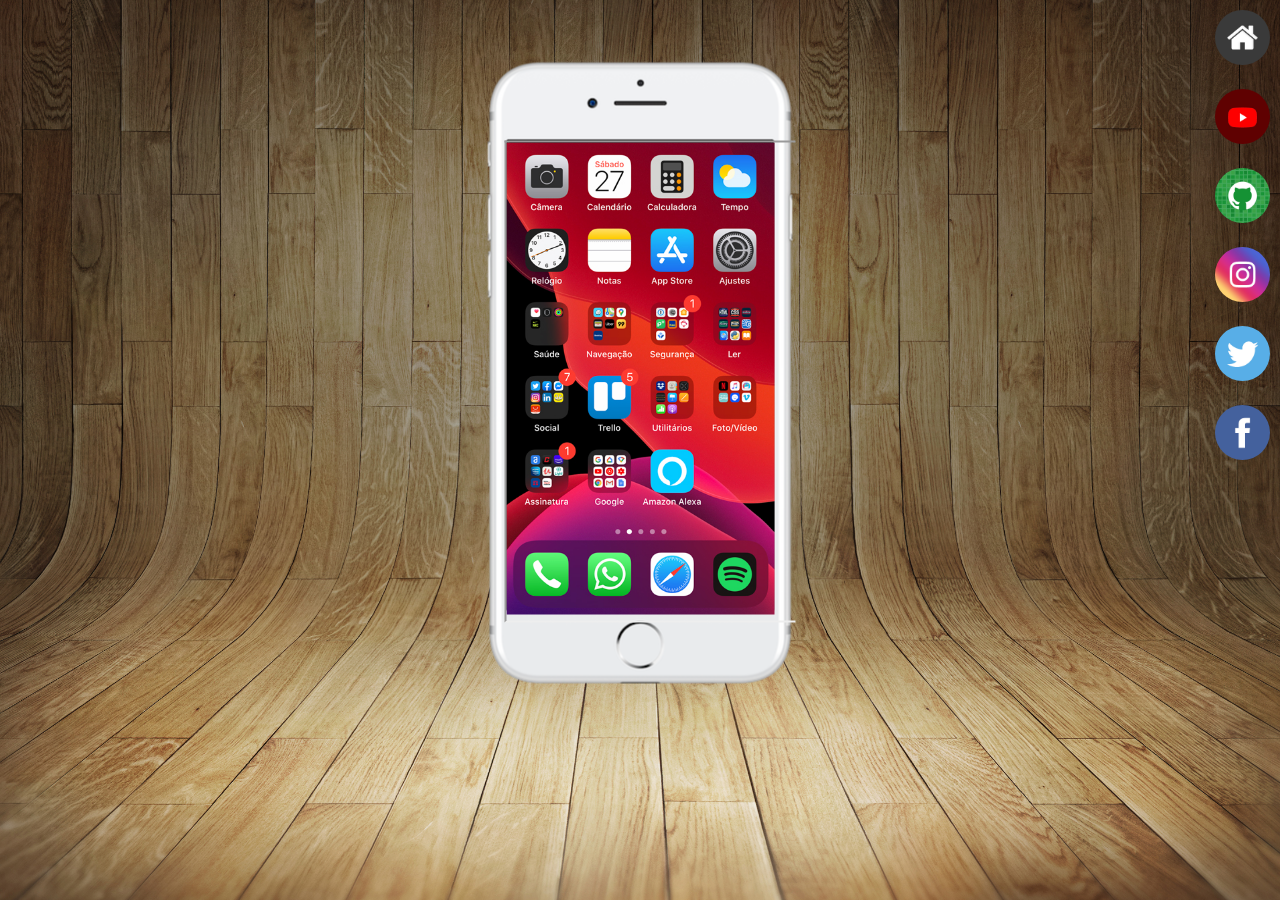
<file: index.html>
<!DOCTYPE html>
<html lang="pt-br">
<head>
    <meta charset="UTF-8">
    <meta name="viewport" content="width=device-width, initial-scale=1.0">
    <title>Projetos Redes Sociais</title>
    <link rel="shortcut icon" href="favicon.ico" type="image/x-icon">
    <link rel="stylesheet" href="style/style.css">
</head>
<body id="corpo-index">
    <main>
        <div id="celular-container">
            <div id="celular-conteudo">
                <img src="images/frame-iphone.png" alt="Imagem de iPhone">
                <div id="frame-container">
                    <iframe id="frame-conteudo" name="frame-conteudo" height="600" src="pages/home.html"></iframe>
                </div>
            </div>
        </div>
        <div id="botoes-redes-container">
            <div id="botoes-redes-conteudo">
                <a href="pages/home.html" target="frame-conteudo"><img src="images/logo-home.jpg" alt="Logo de Home"></a>
                <a href="pages/youtube.html" target="frame-conteudo"><img src="images/logo-youtube.jpg" alt="Logo de YouTube"></a>
                <a href="pages/github.html" target="frame-conteudo"><img src="images/logo-github.jpg" alt="Logo de GitHub"></a>
                <a href="pages/instagram.html" target="frame-conteudo"><img src="images/logo-instagram.jpg" alt="Logo de Instagram"></a>
                <a href="pages/twitter.html" target="frame-conteudo"><img src="images/logo-twitter.jpg" alt="Logo de Twitter"></a>
                <a href="pages/facebook.html" target="frame-conteudo"><img src="images/logo-facebook.jpg" alt="Logo de Facebook"></a>
            </div>
        </div>
    </main>
</body>
</html>
</file>
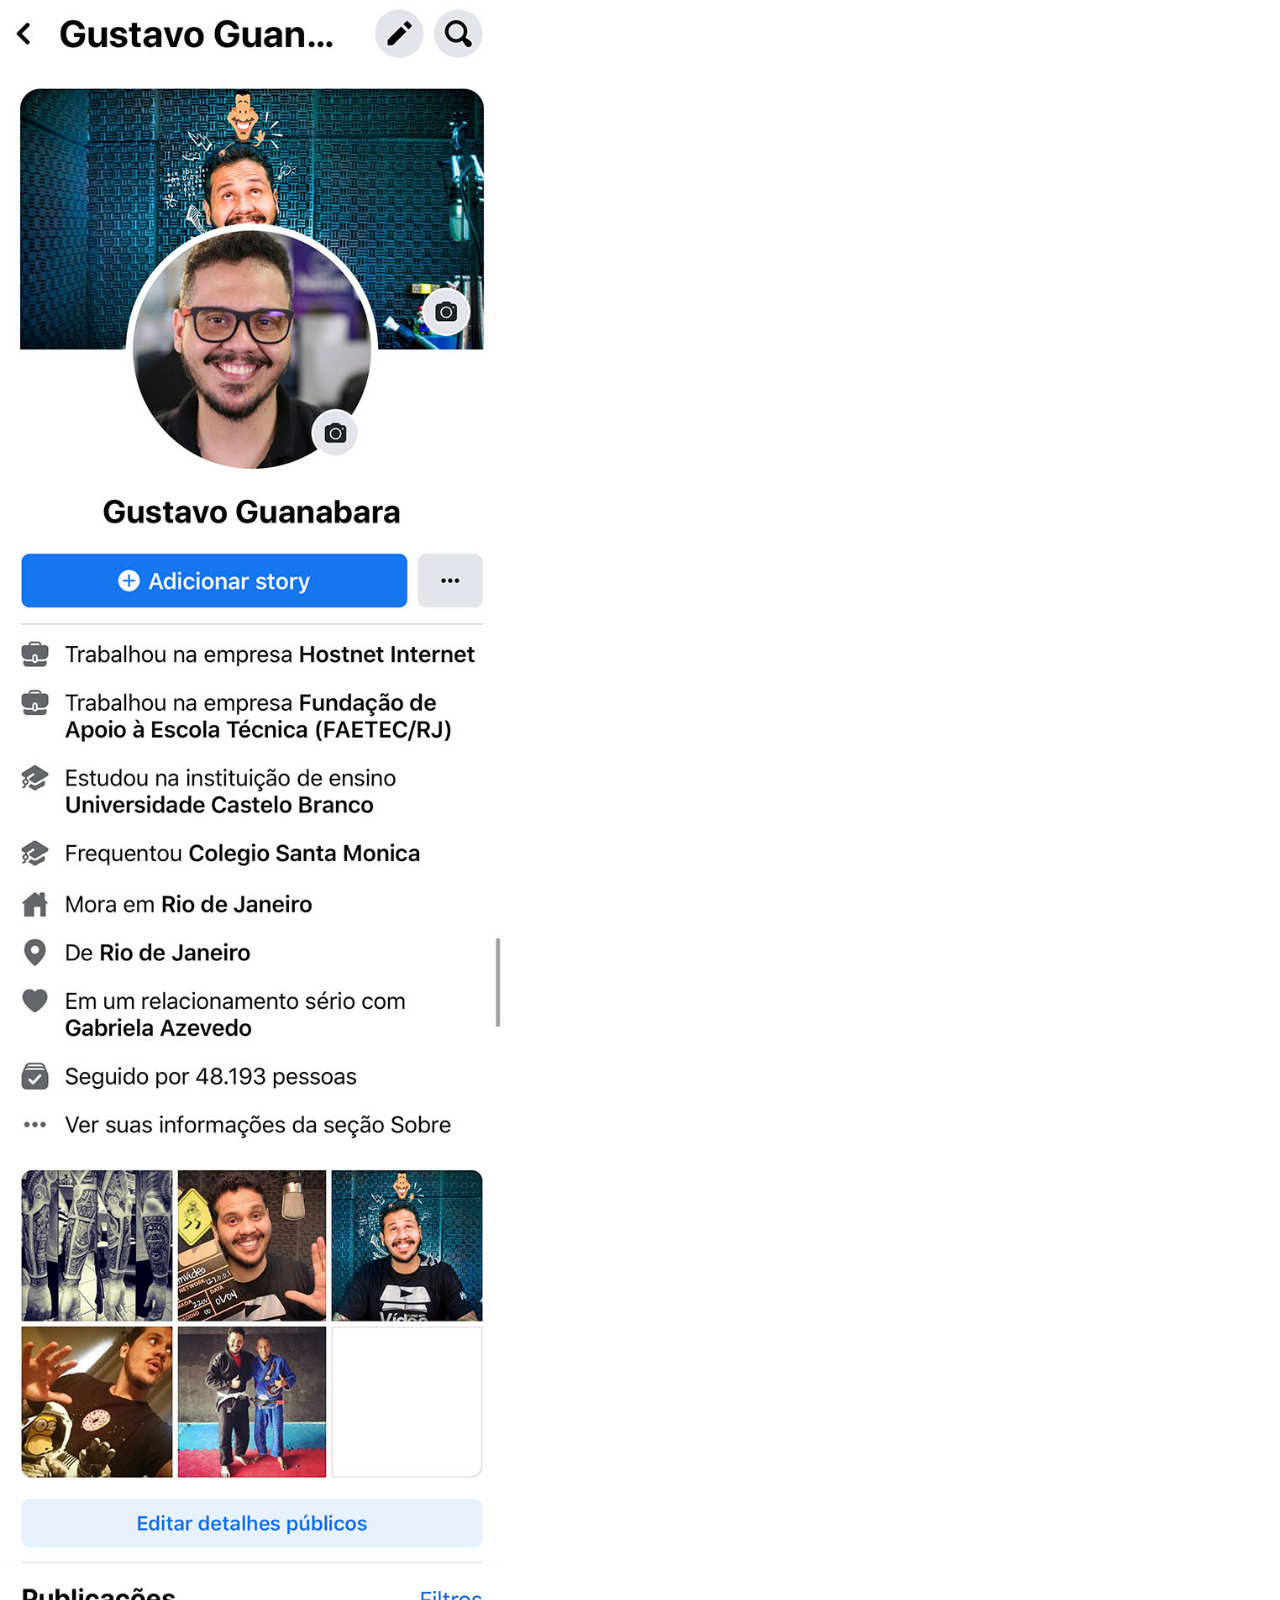
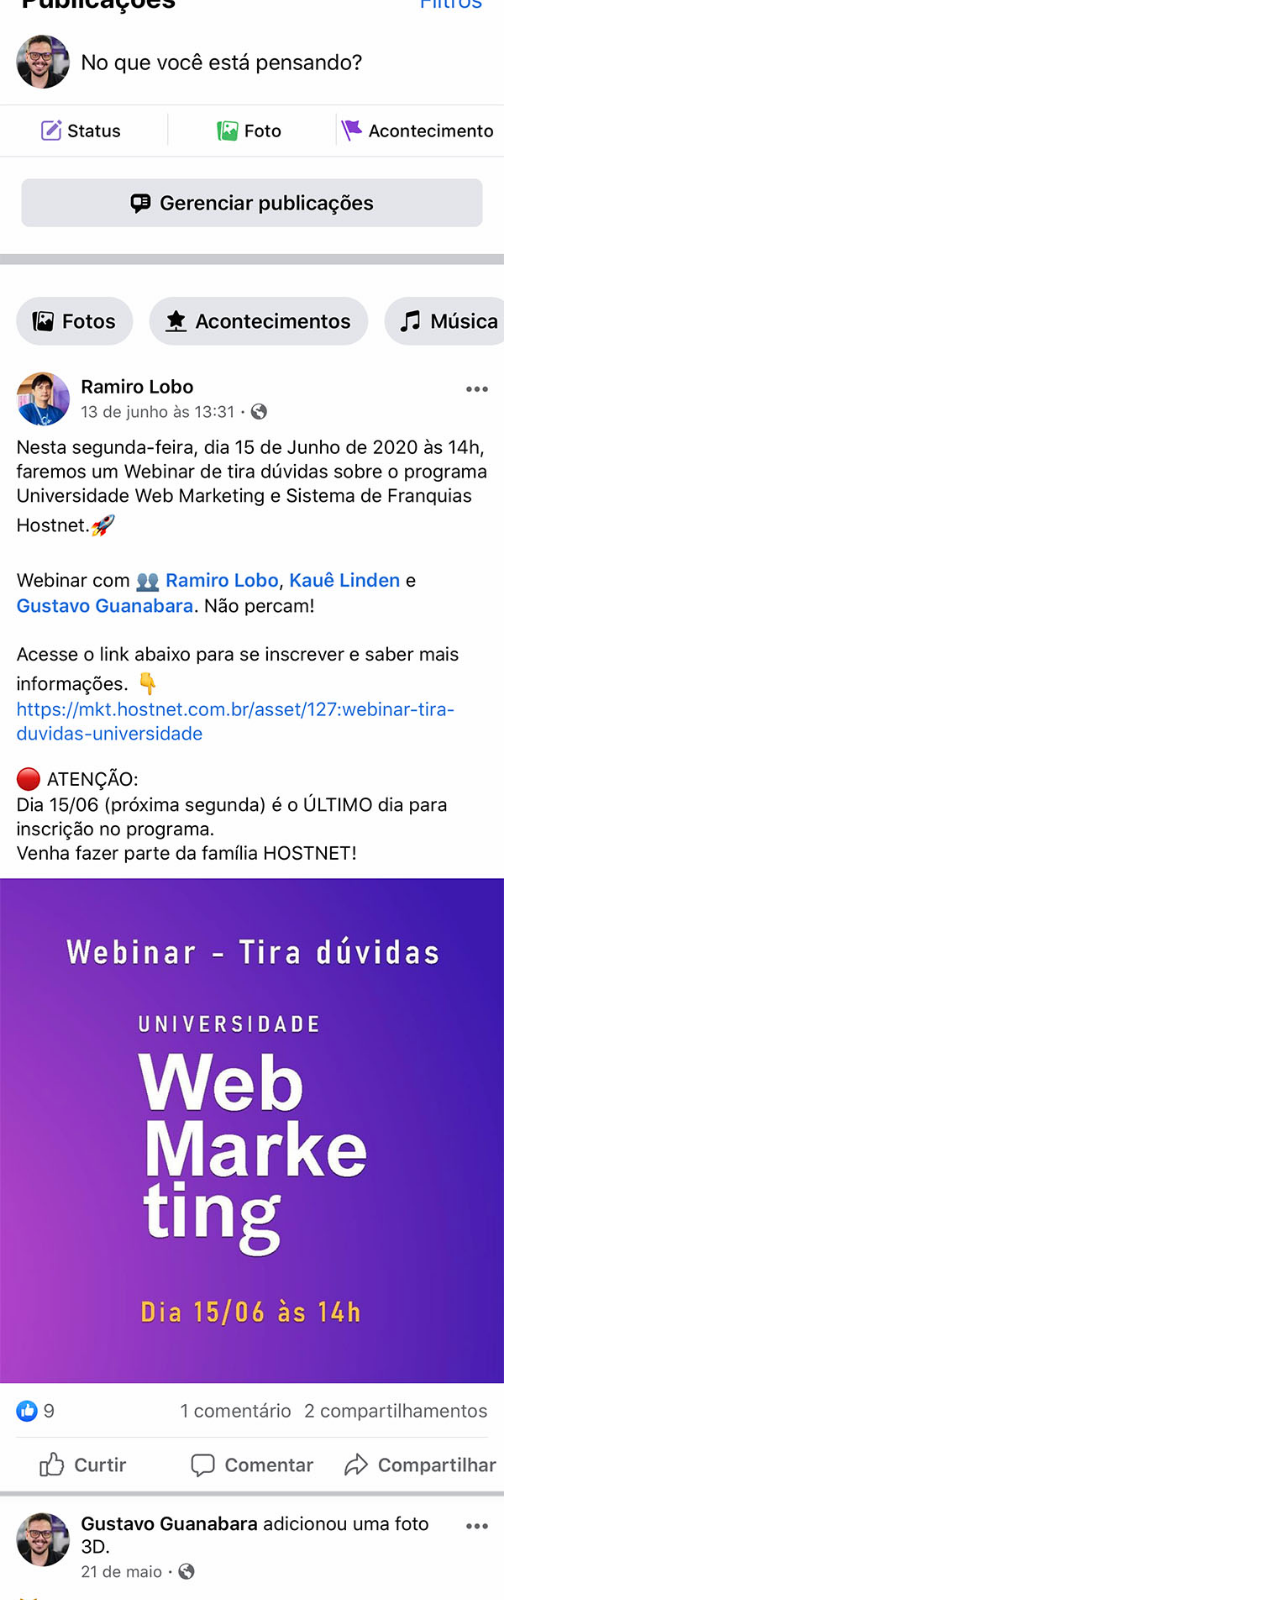
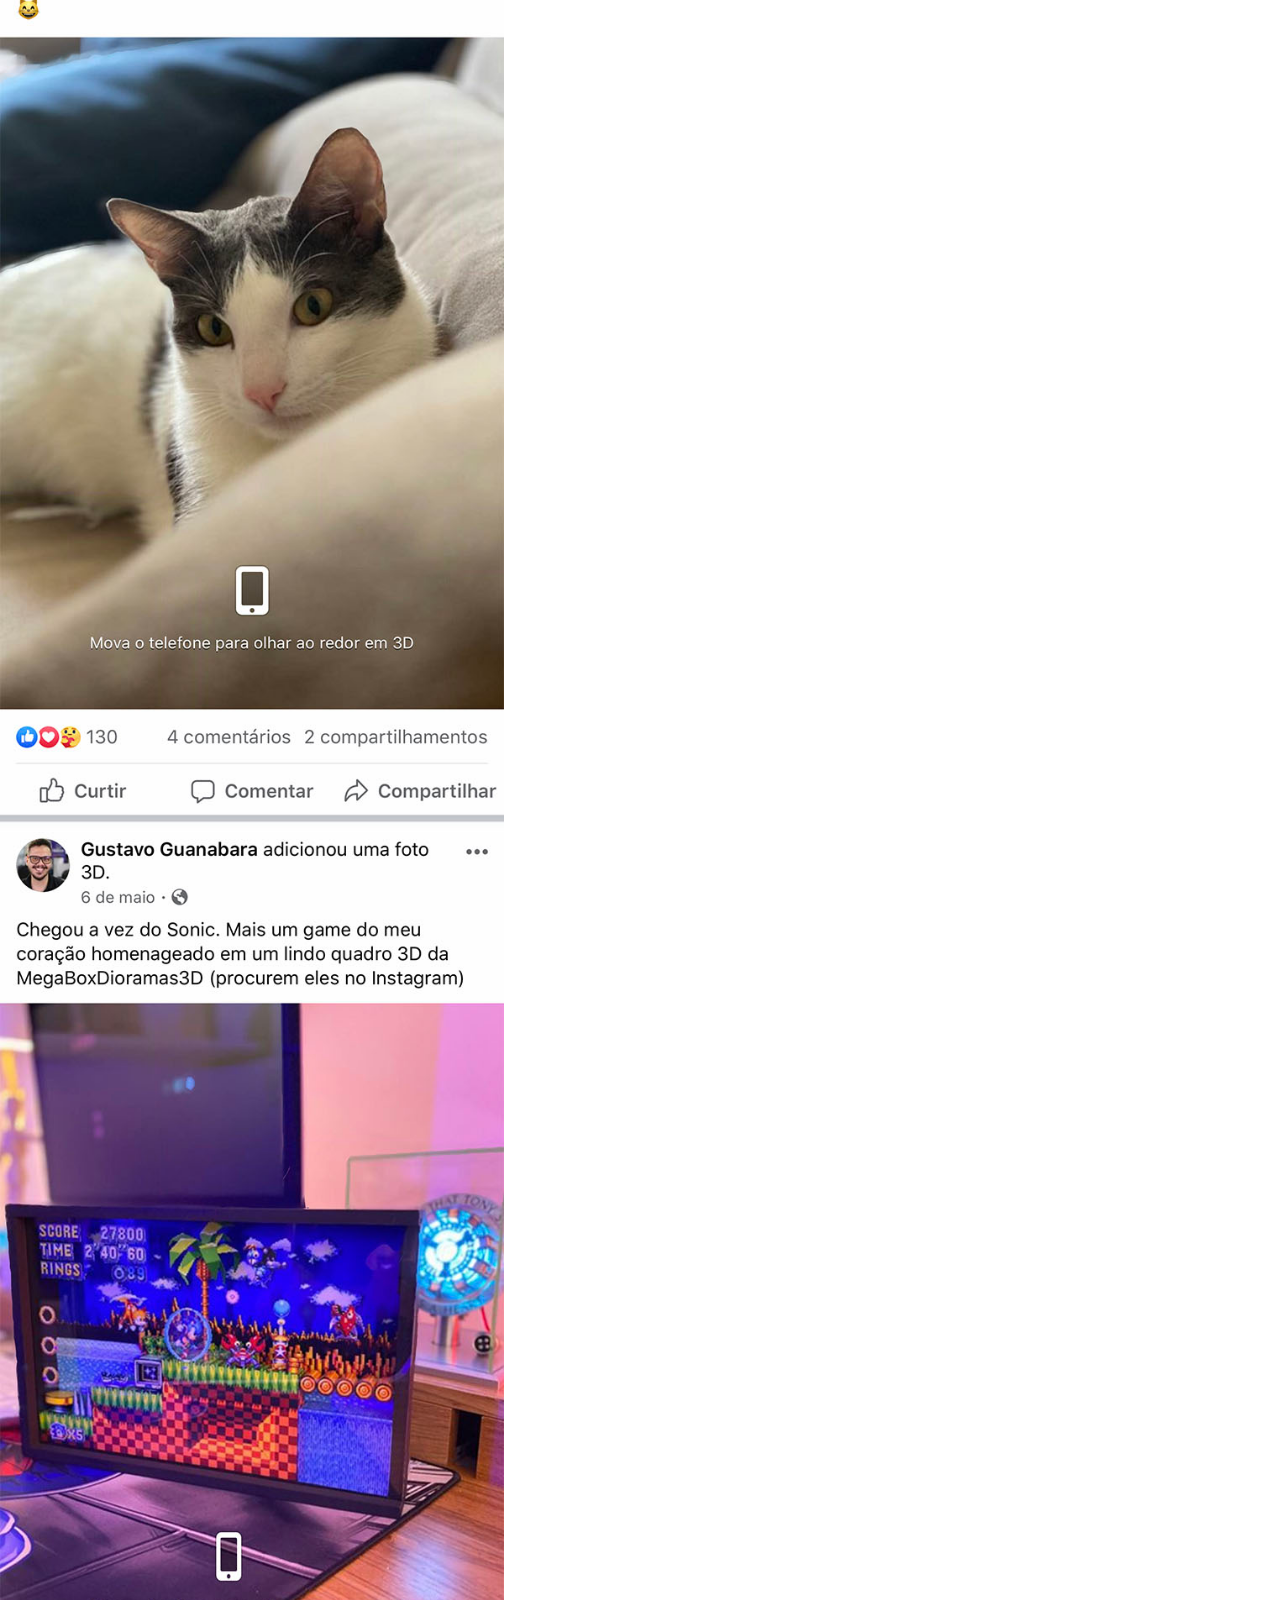
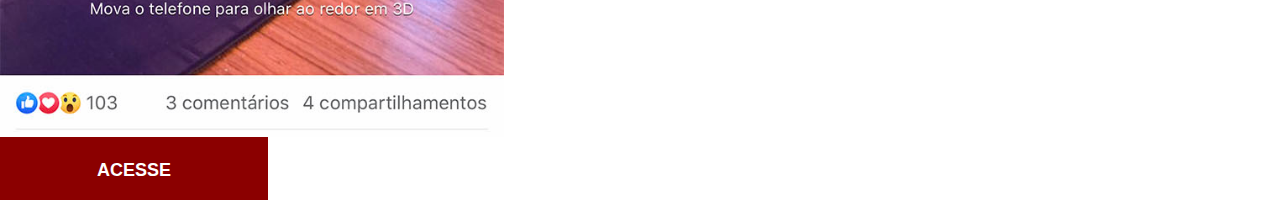
<file: pages/facebook.html>
<!DOCTYPE html>
<html lang="pt-br">
<head>
    <meta charset="UTF-8">
    <meta name="viewport" content="width=device-width, initial-scale=1.0">
    <title>Tela Facebook</title>
    <link rel="stylesheet" href="../style/style.css">
</head>
<body>
    <main>
        <img class="imagem-rede" src="../images/tela-facebook.jpg" alt="Tela Facebook">
        <a href="https://www.facebook.com/gustavoguanabara/" rel="external" target="_blank"><div class="botao-acessar-rede"><p>Acesse</p></div></a>
    </main>
</body>
</html>
</file>
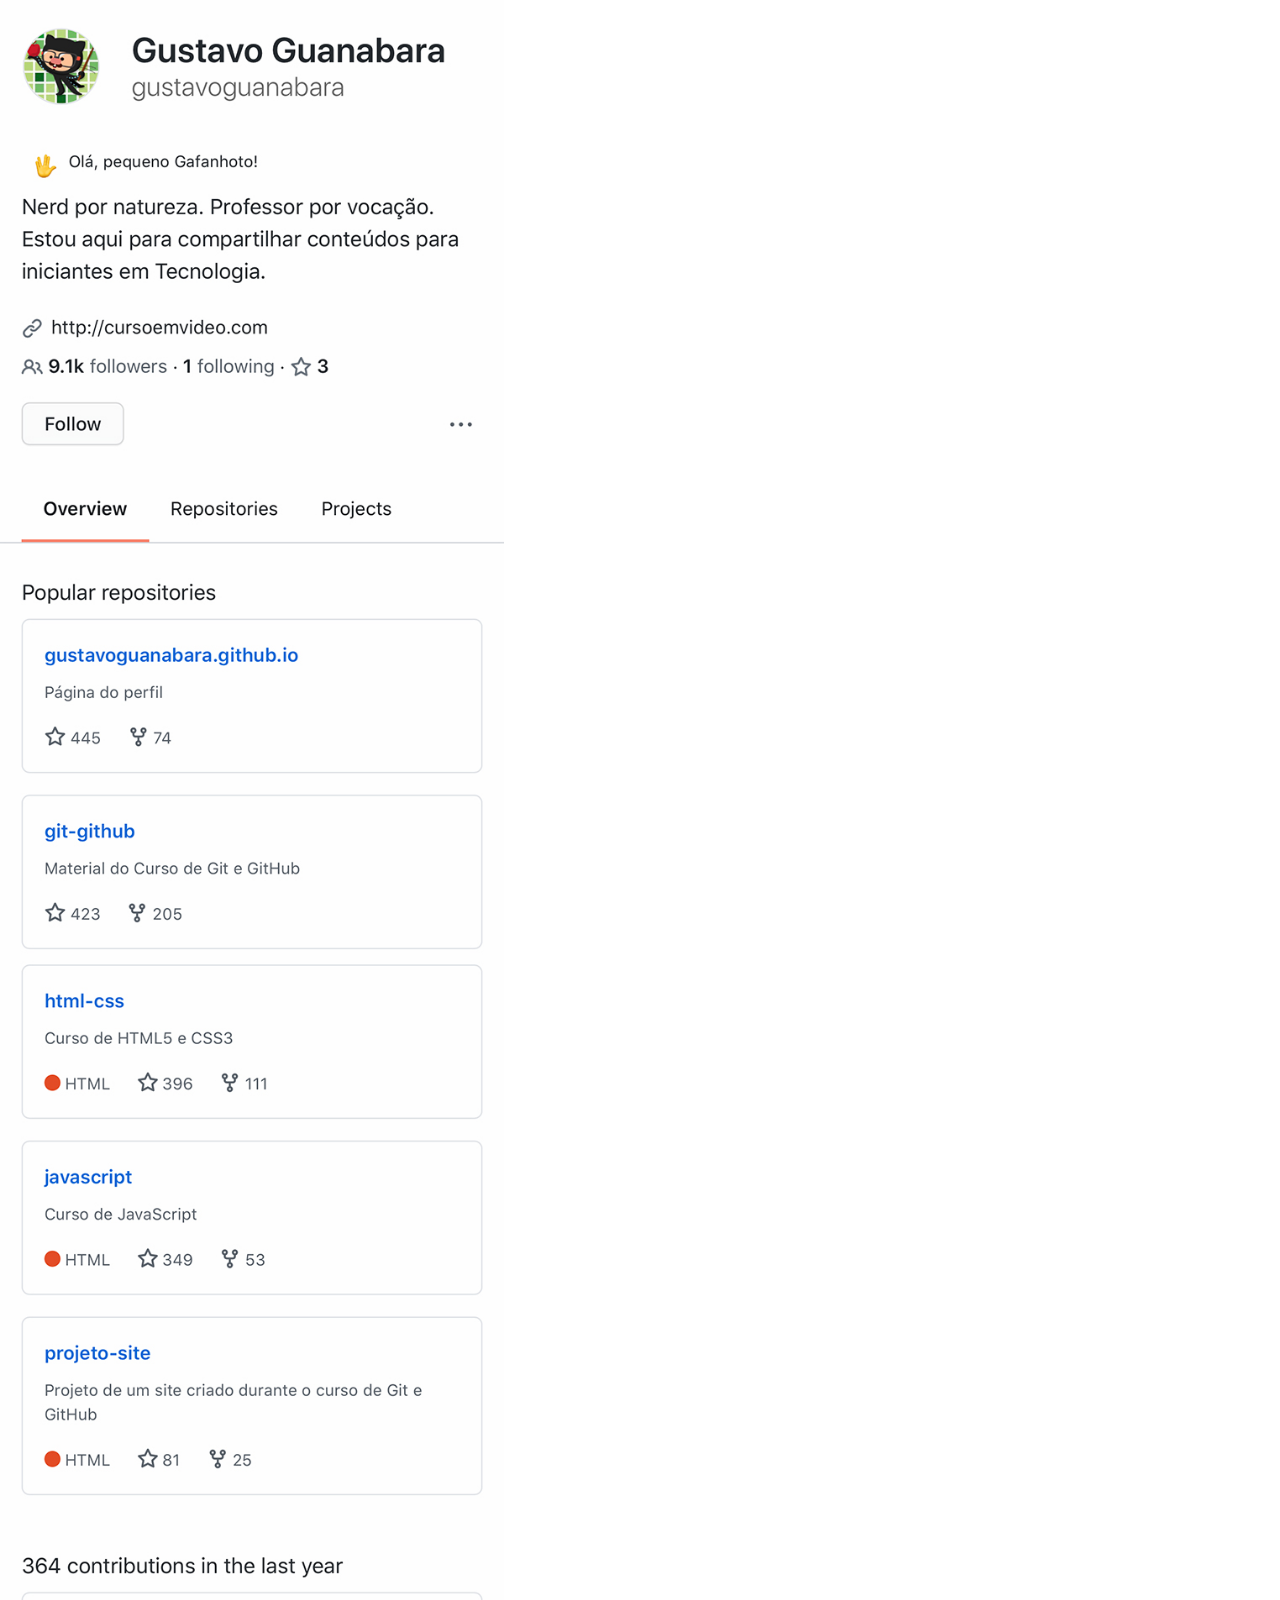
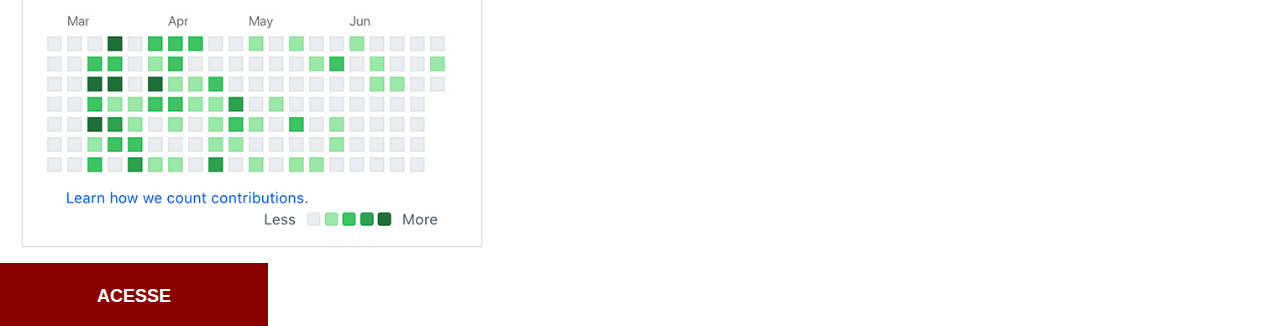
<file: pages/github.html>
<!DOCTYPE html>
<html lang="pt-br">
<head>
    <meta charset="UTF-8">
    <meta name="viewport" content="width=device-width, initial-scale=1.0">
    <title>Tela GitHub</title>
    <link rel="stylesheet" href="../style/style.css">
</head>
<body>
    <main>
        <img class="imagem-rede" src="../images/tela-github.jpg" alt="Tela GitHub">
        <a href="https://github.com/gustavoguanabara" rel="external" target="_blank"><div class="botao-acessar-rede"><p>Acesse</p></div></a>
    </main>
</body>
</html>
</file>
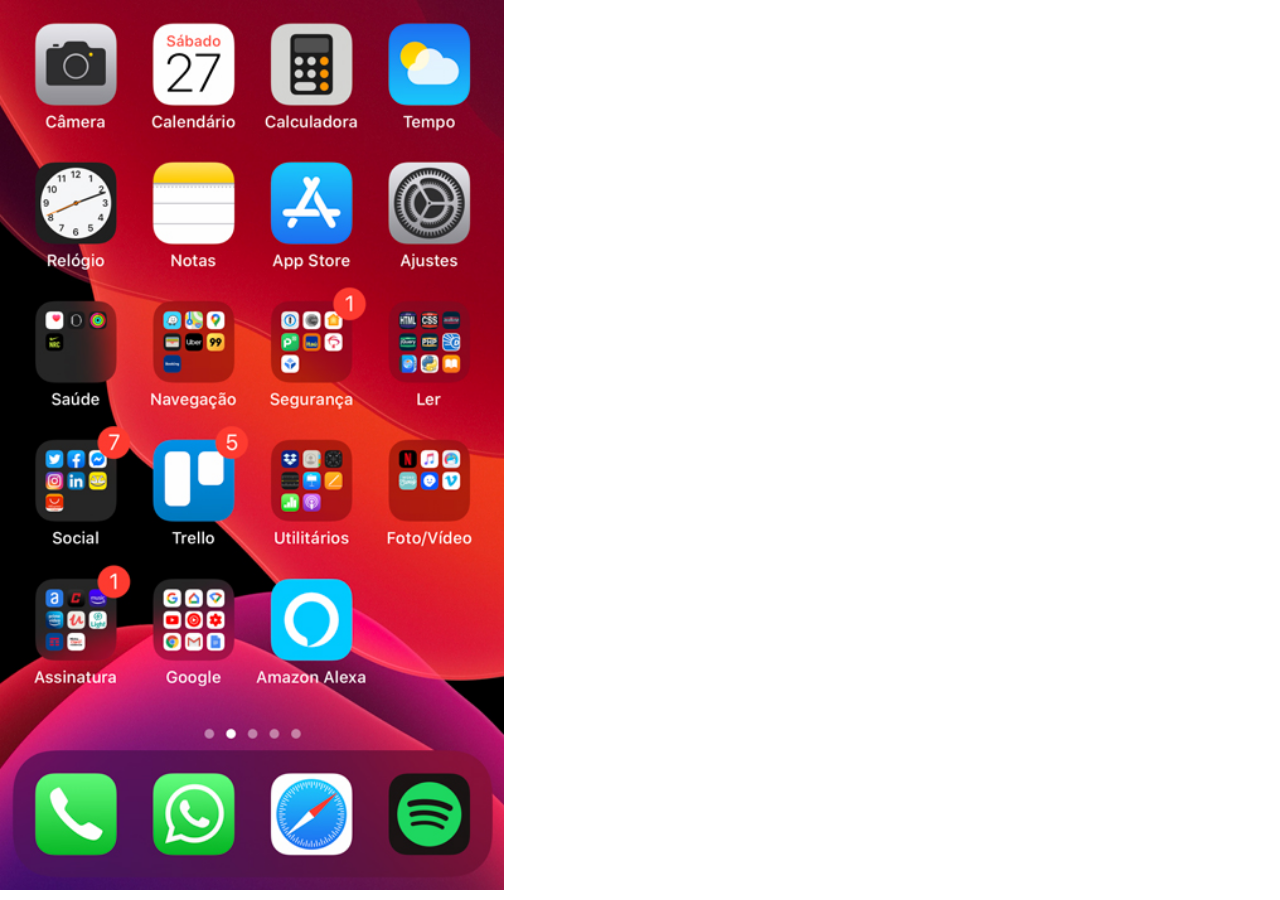
<file: pages/home.html>
<!DOCTYPE html>
<html lang="pt-br">
<head>
    <meta charset="UTF-8">
    <meta name="viewport" content="width=device-width, initial-scale=1.0">
    <title>Tela Home</title>
    <link rel="stylesheet" href="../style/style.css">
</head>
<body>
    <main>
        <img class="imagem-rede" src="../images/tela-home.jpg" alt="Tela Home">
    </main>
</body>
</html>
</file>
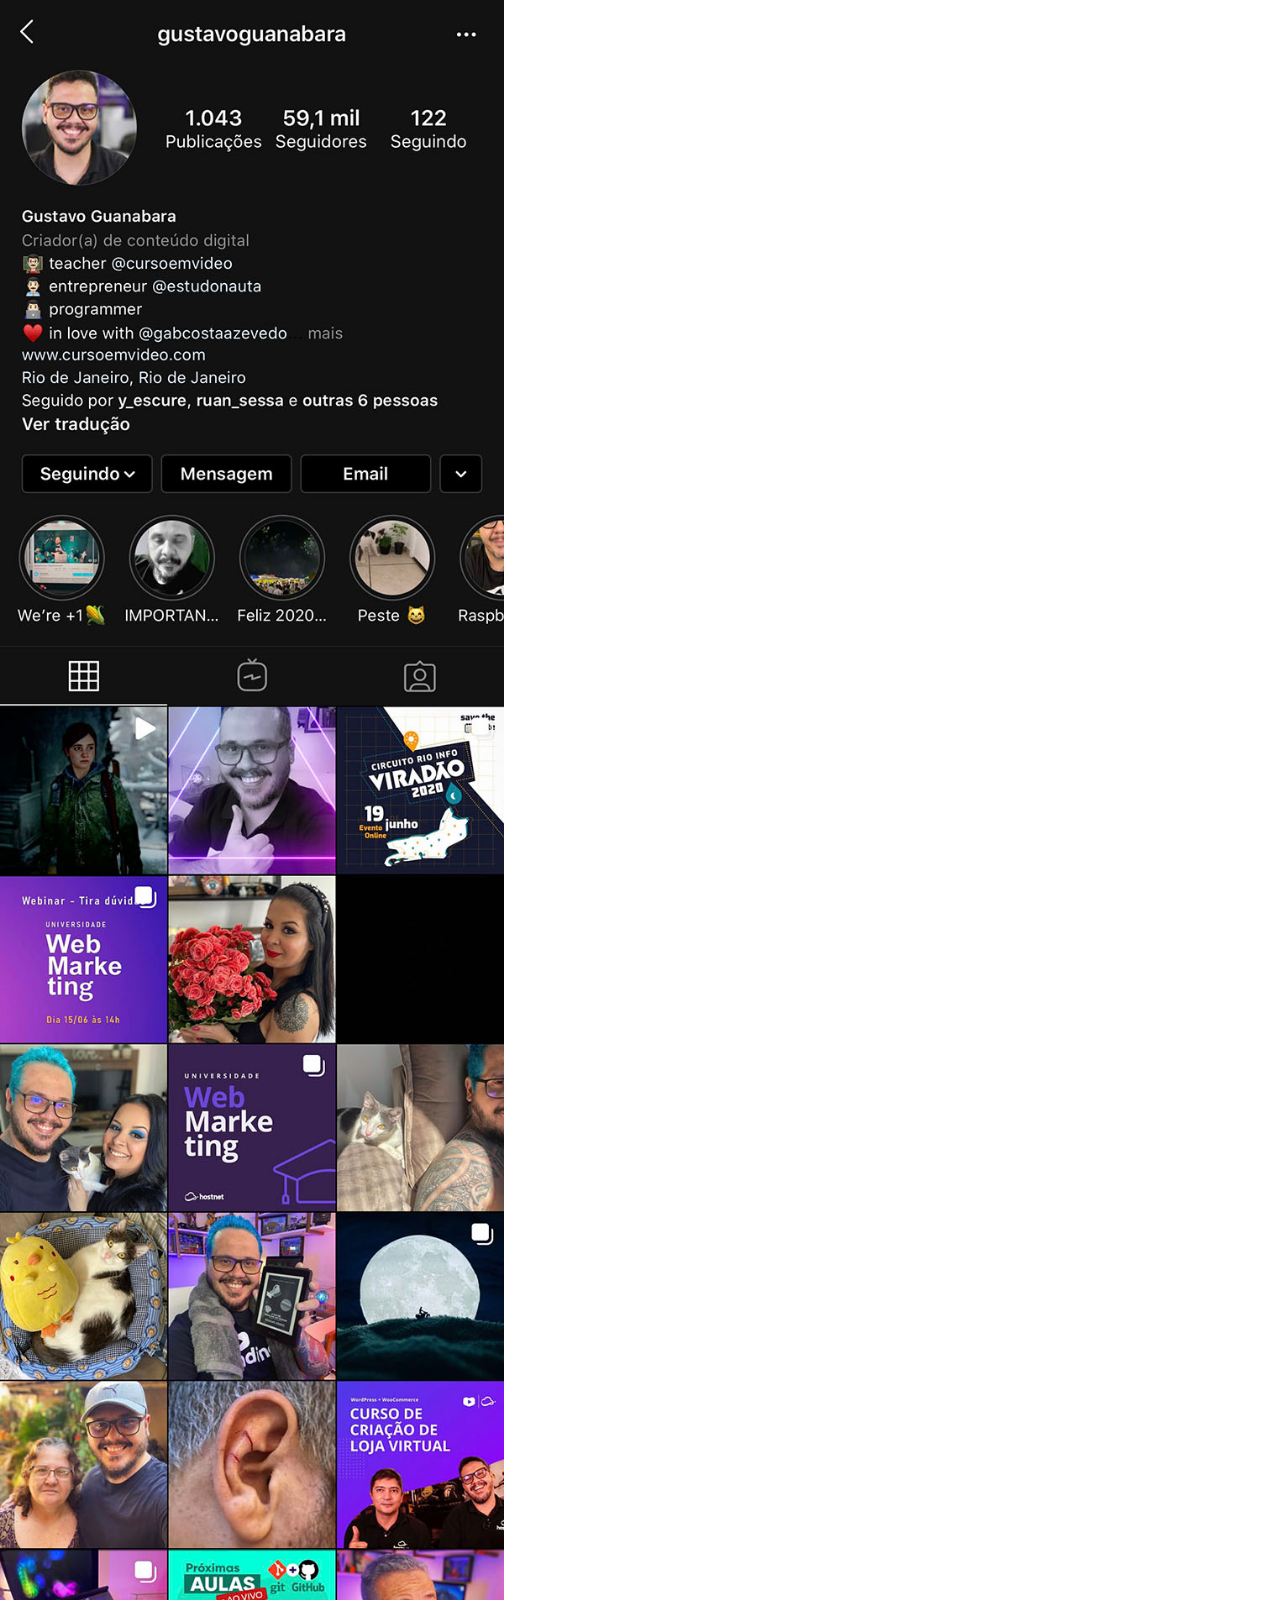
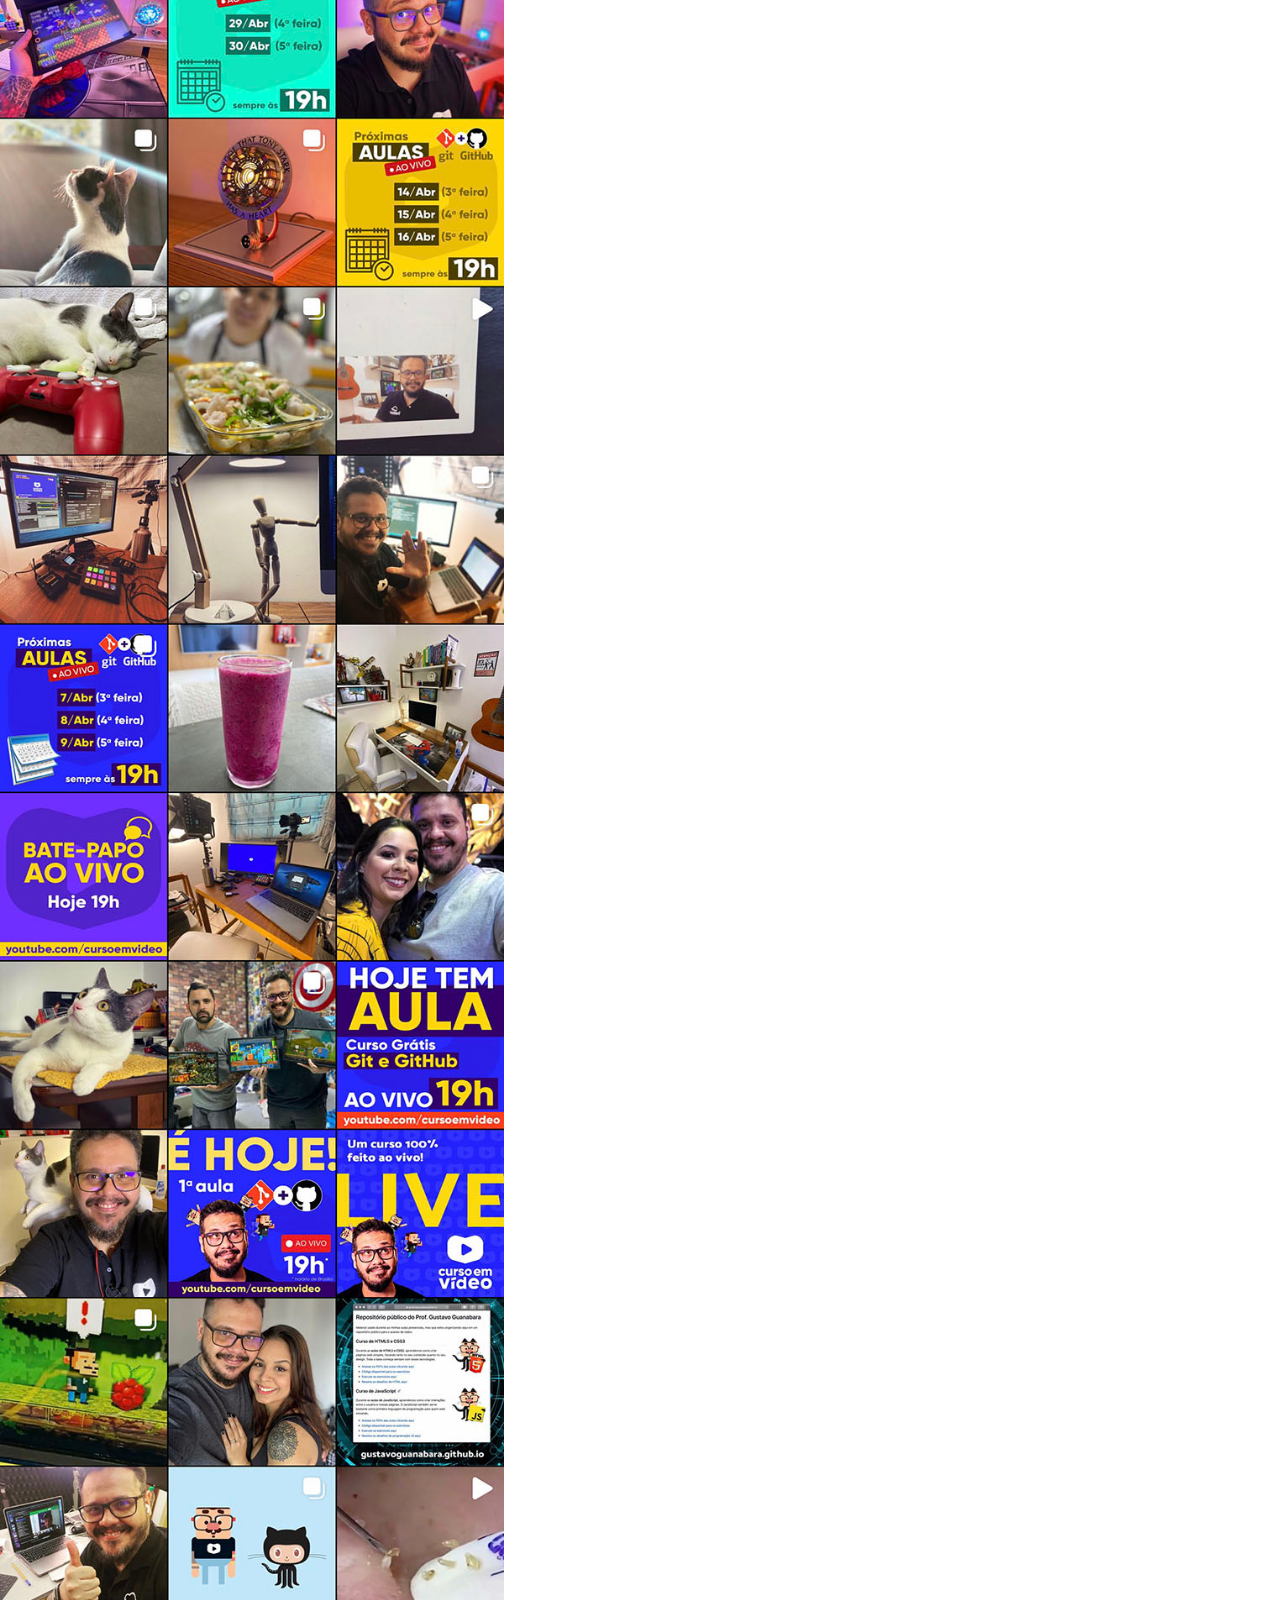
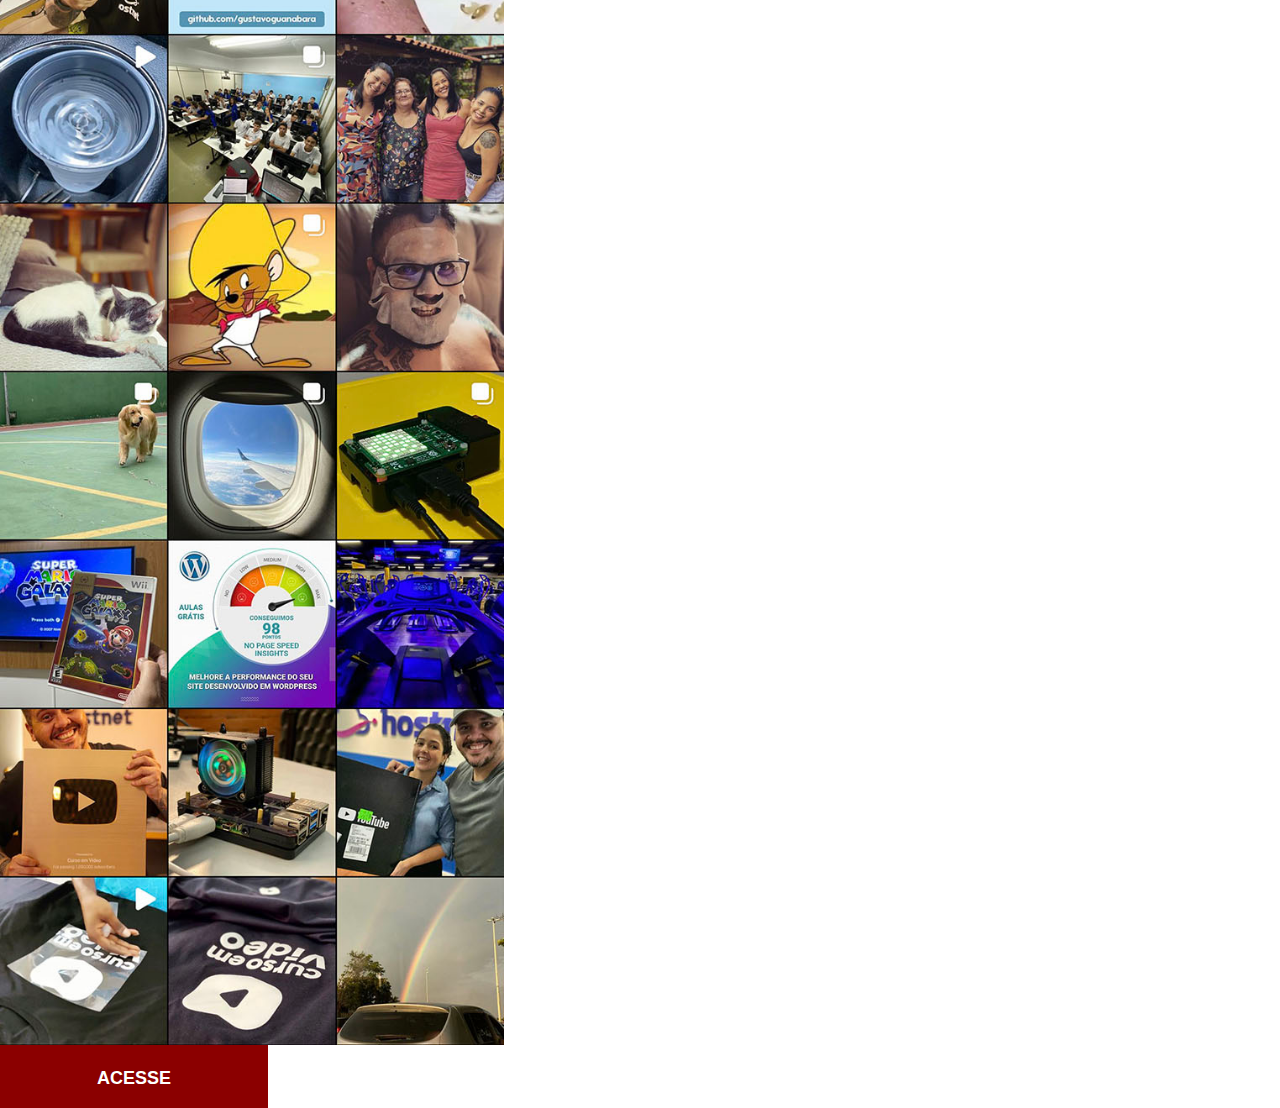
<file: pages/instagram.html>
<!DOCTYPE html>
<html lang="pt-br">
<head>
    <meta charset="UTF-8">
    <meta name="viewport" content="width=device-width, initial-scale=1.0">
    <title>Tela Instagram</title>
    <link rel="stylesheet" href="../style/style.css">
</head>
<body>
    <main>
        <img class="imagem-rede" src="../images/tela-instagram.jpg" alt="Tela Instagram">
        <a href="https://www.instagram.com/gustavoguanabara/" rel="external" target="_blank"><div class="botao-acessar-rede"><p>Acesse</p></div></a>
    </main>
</body>
</html>
</file>
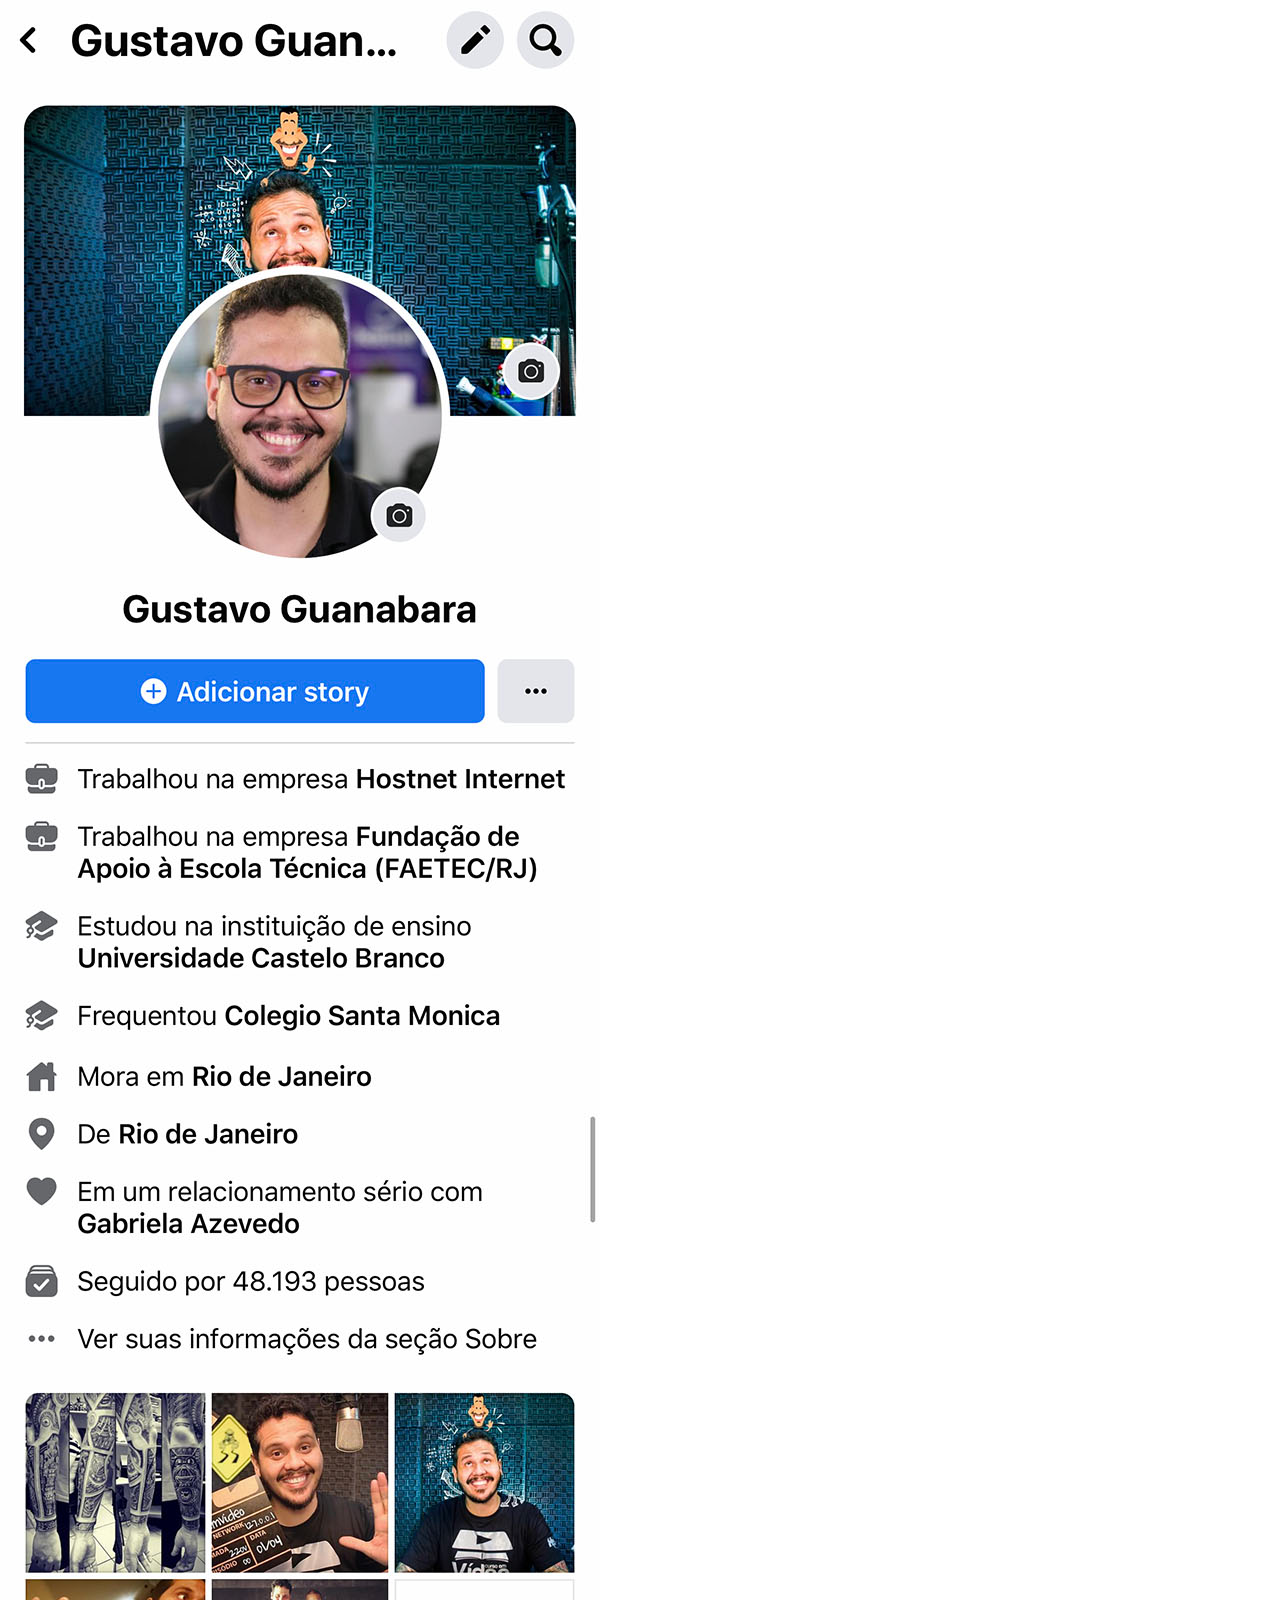
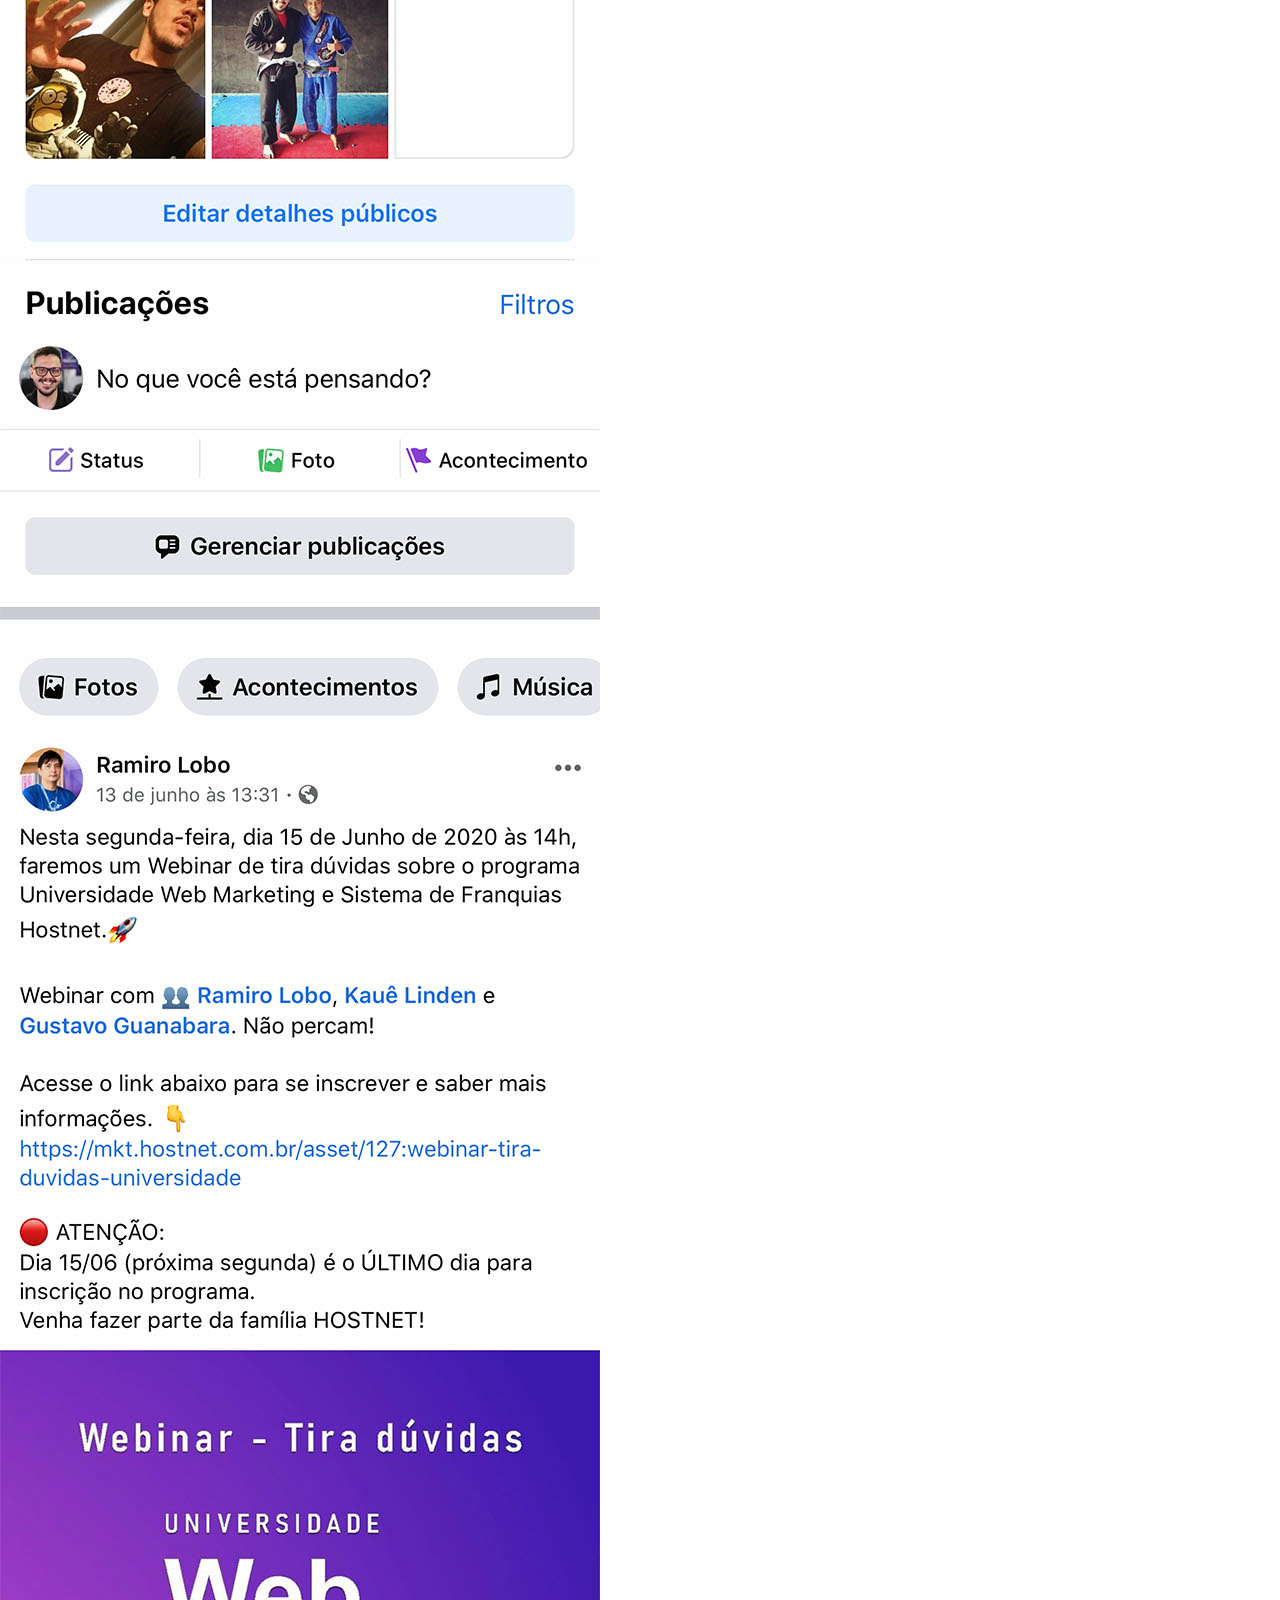
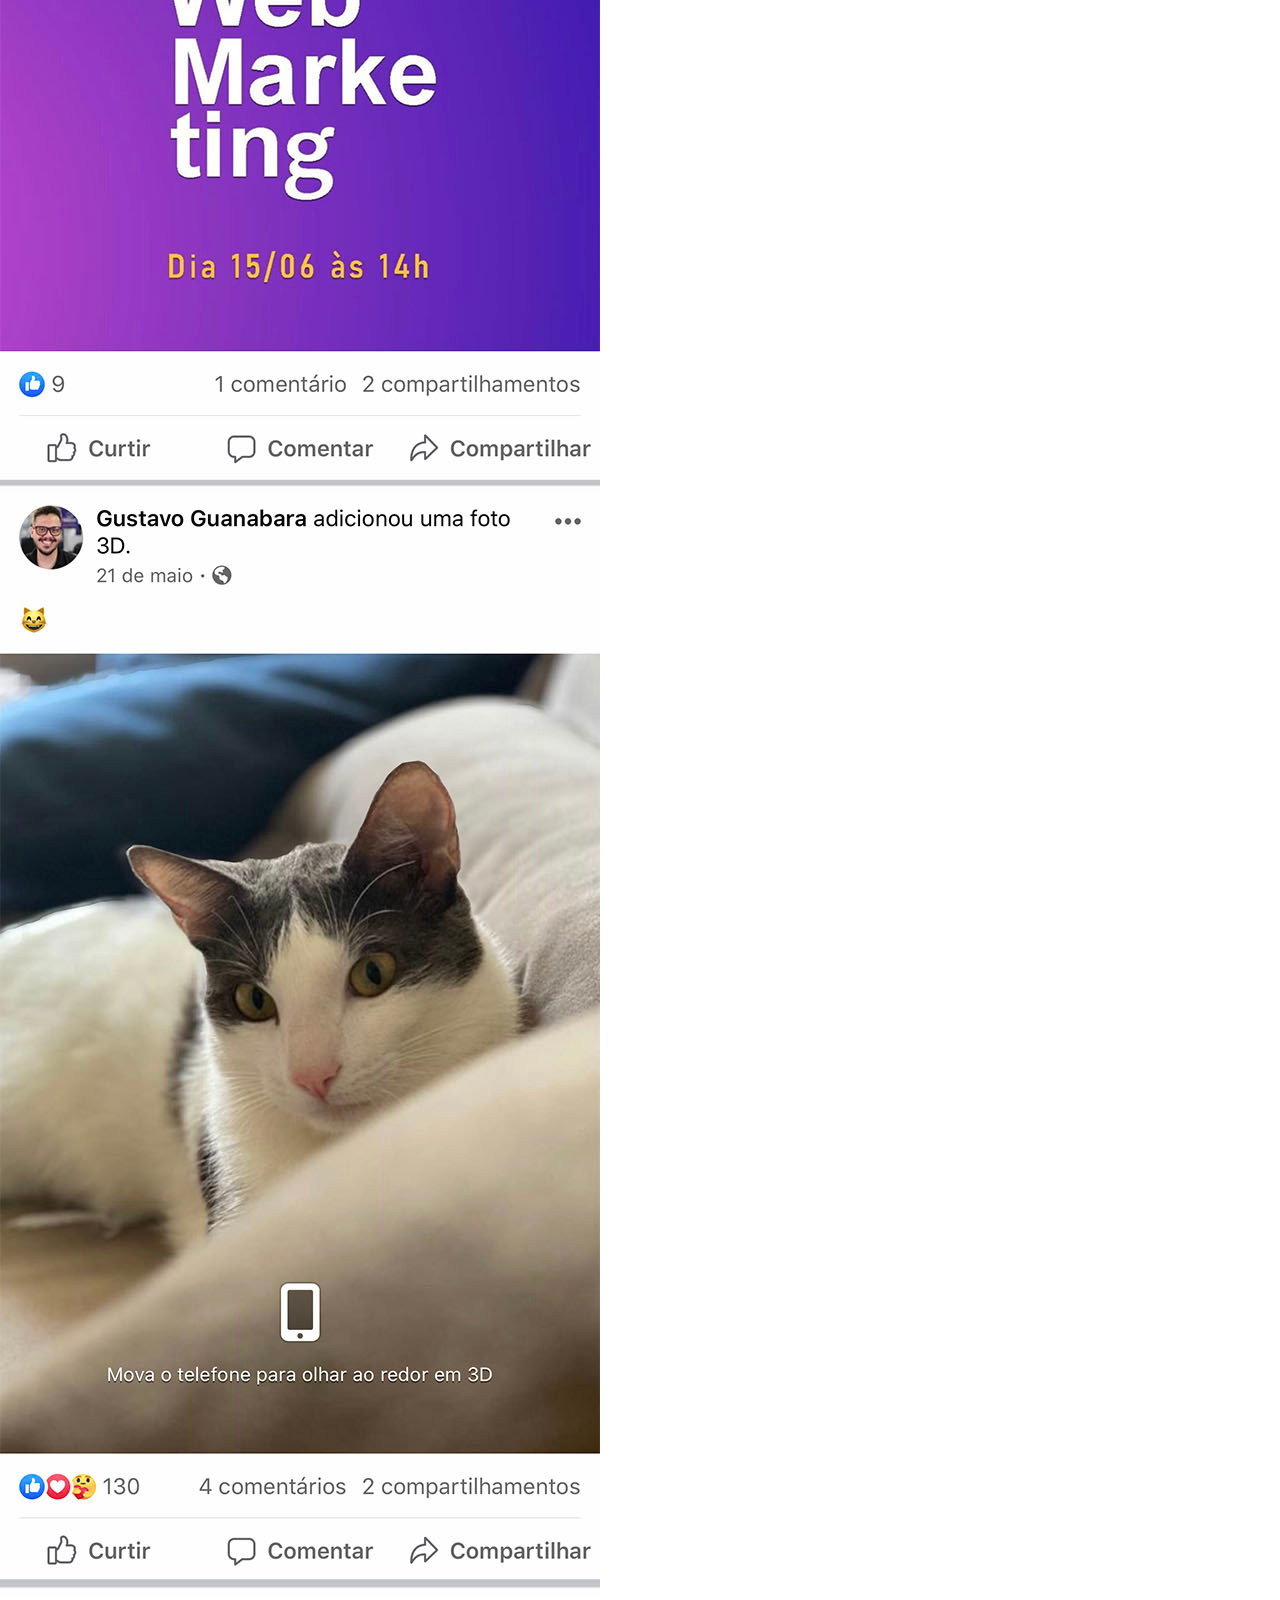
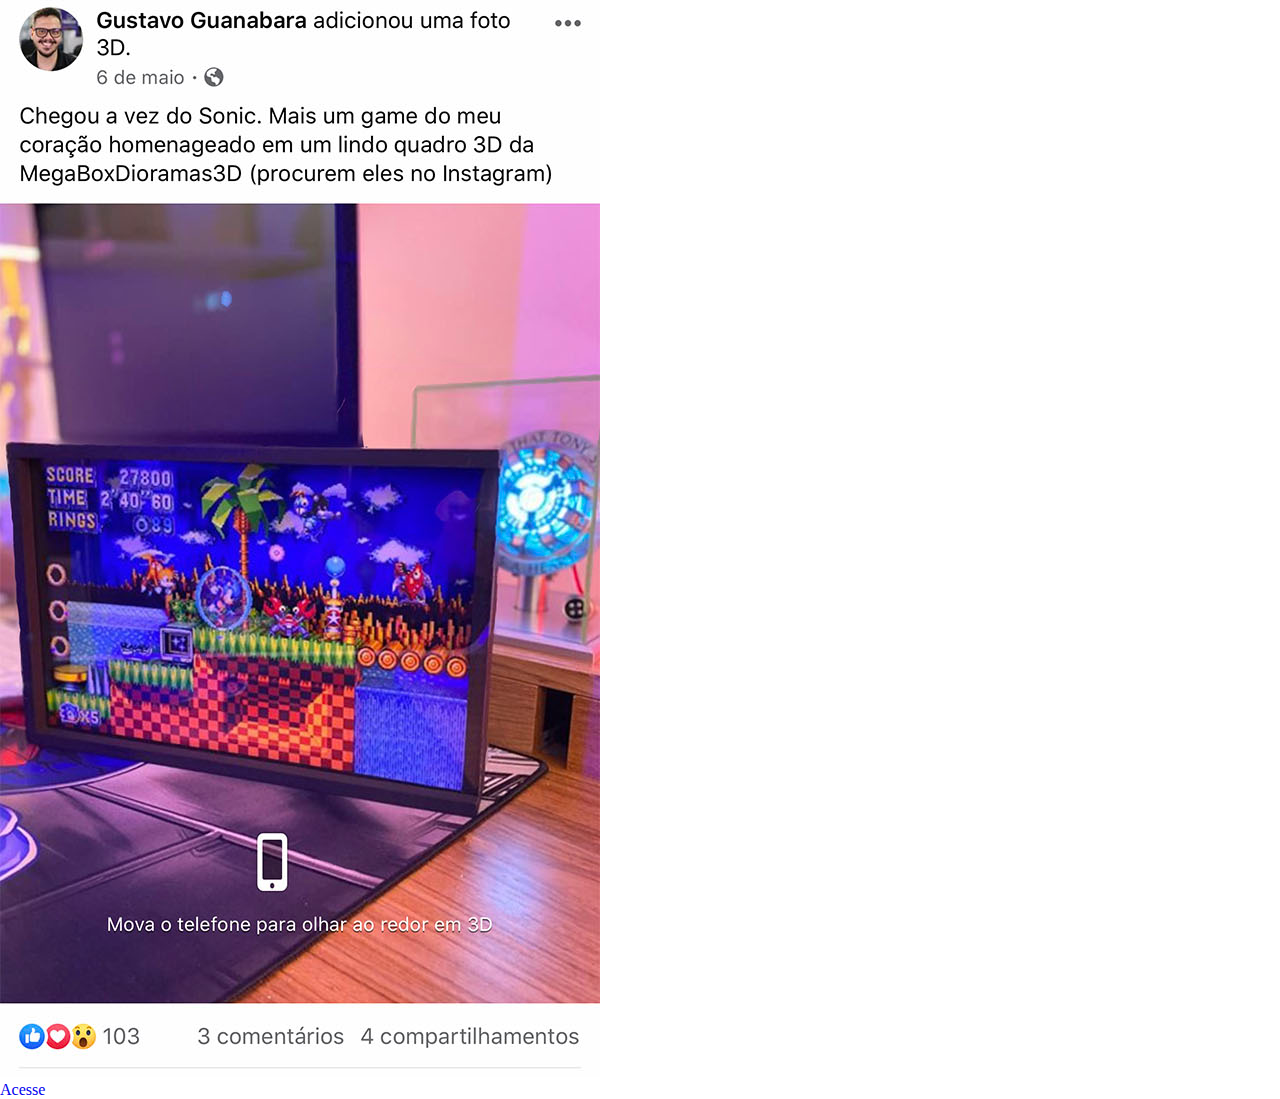
<file: pages/tela-facebook.html>
<!DOCTYPE html>
<html lang="pt-br">
<head>
    <meta charset="UTF-8">
    <meta name="viewport" content="width=device-width, initial-scale=1.0">
    <title>Tela Facebook</title>
    <link rel="stylesheet" href="../style/style.css">
</head>
<body>
    <img class="exibir-imagem-pagina" src="../images/tela-facebook.jpg" alt="">
    <a href="https://www.facebook.com/gustavoguanabara/" rel="external" target="_blank"><div class="acessar-rede" ><p>Acesse</p></div></a>
</body>
</html>
</file>
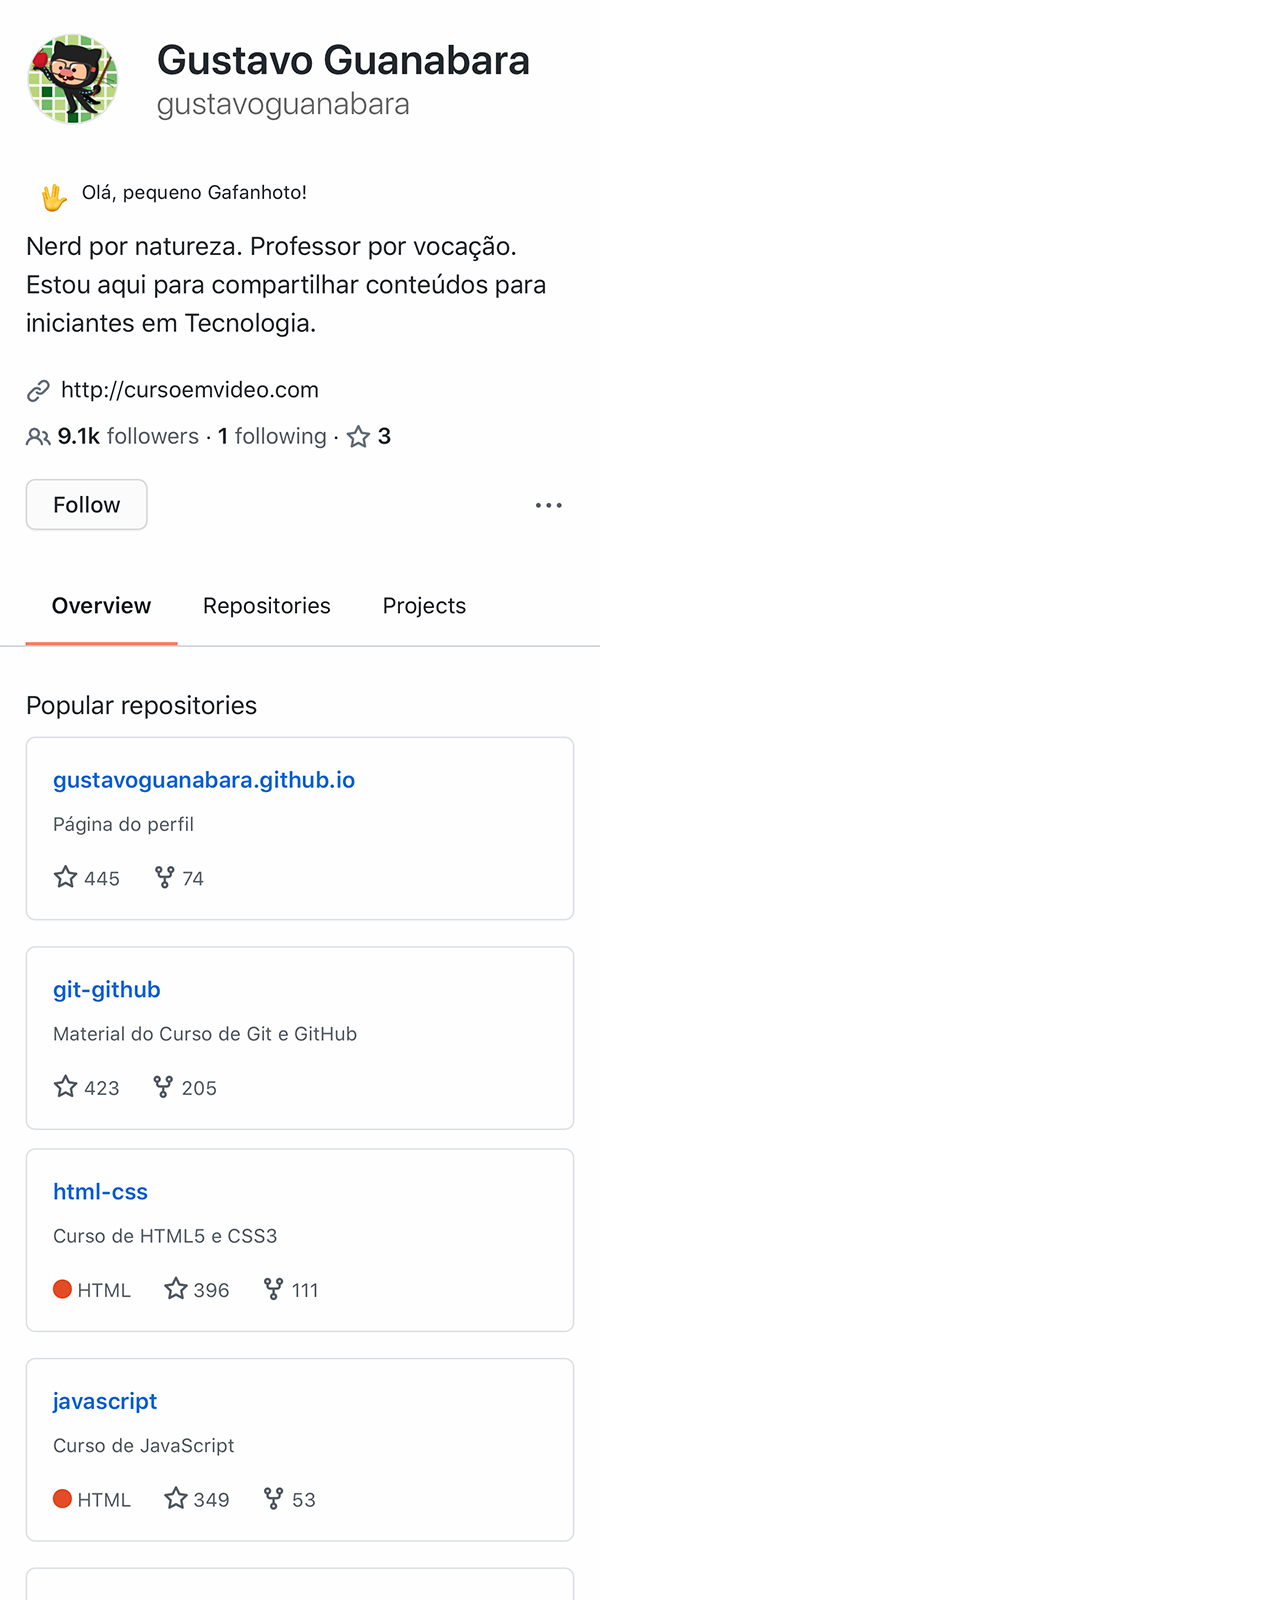
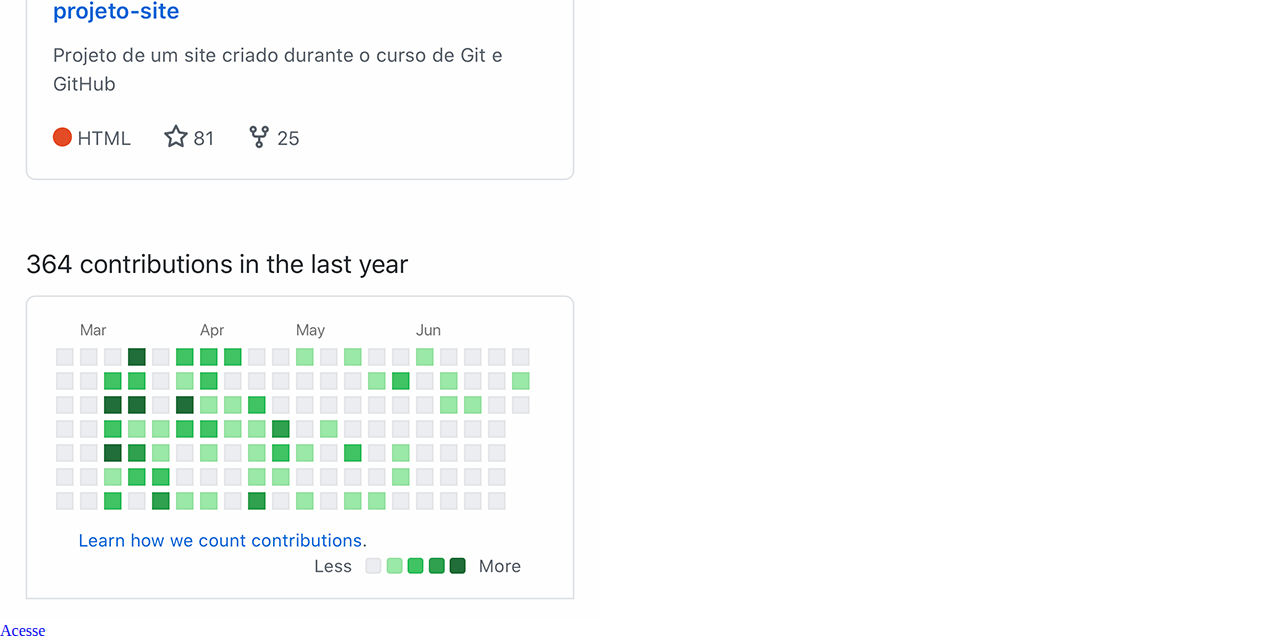
<file: pages/tela-github.html>
<!DOCTYPE html>
<html lang="pt-br">
<head>
    <meta charset="UTF-8">
    <meta name="viewport" content="width=device-width, initial-scale=1.0">
    <title>Tela GitHub</title>
    <link rel="stylesheet" href="../style/style.css">
</head>
<body>
    <img class="exibir-imagem-pagina" src="../images/tela-github.jpg" alt="">
    <a href="https://github.com/gustavoguanabara" rel="external" target="_blank"><div class="acessar-rede" ><p>Acesse</p></div></a>
</body>
</html>
</file>
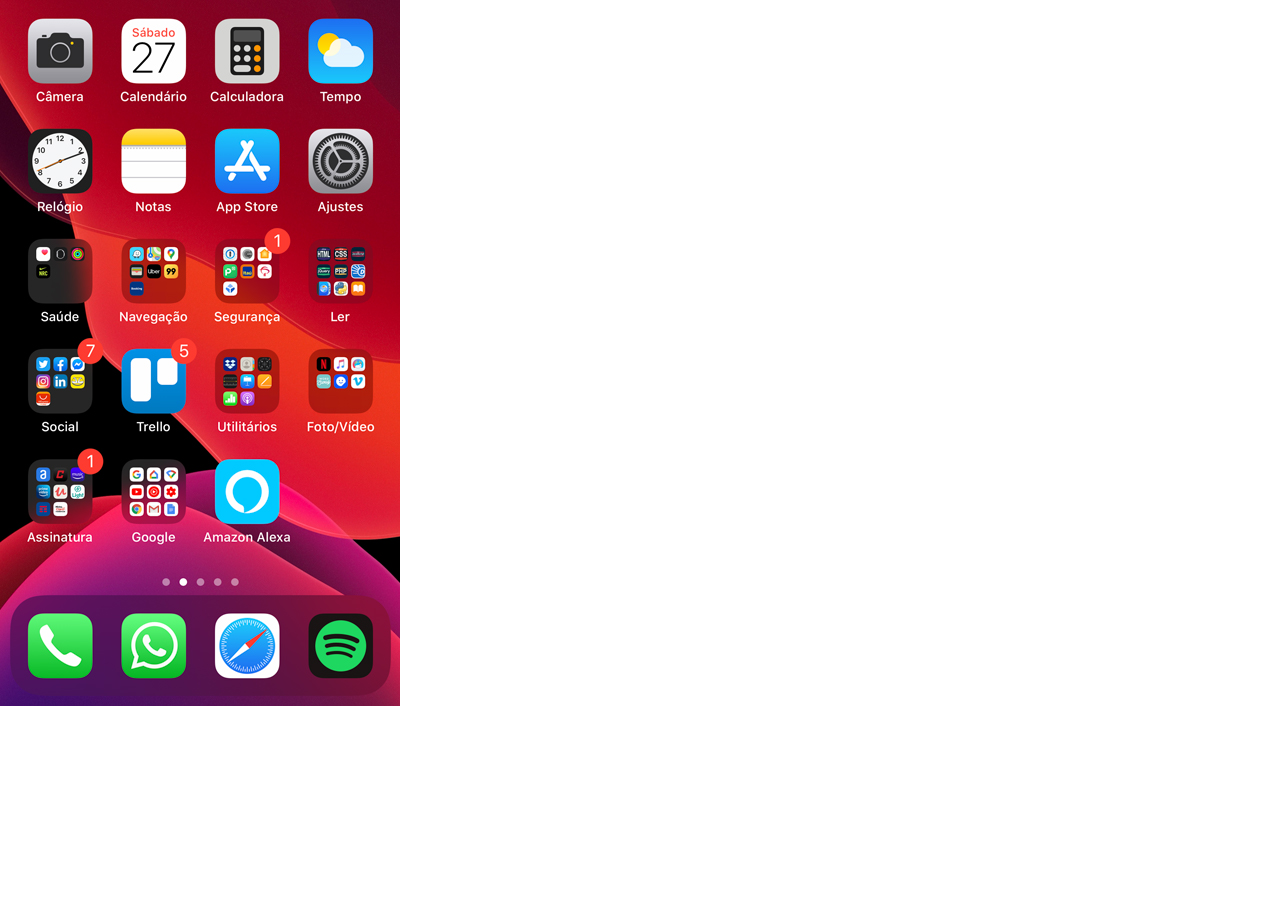
<file: pages/tela-home.html>
<!DOCTYPE html>
<html lang="pt-br">
<head>
    <meta charset="UTF-8">
    <meta name="viewport" content="width=device-width, initial-scale=1.0">
    <title>Tela Home</title>
    <link rel="stylesheet" href="../style/style.css">
</head>
<body>
    <img class="exibir-imagem-pagina" src="../images/tela-home.jpg" alt="">
</body>
</html>
</file>
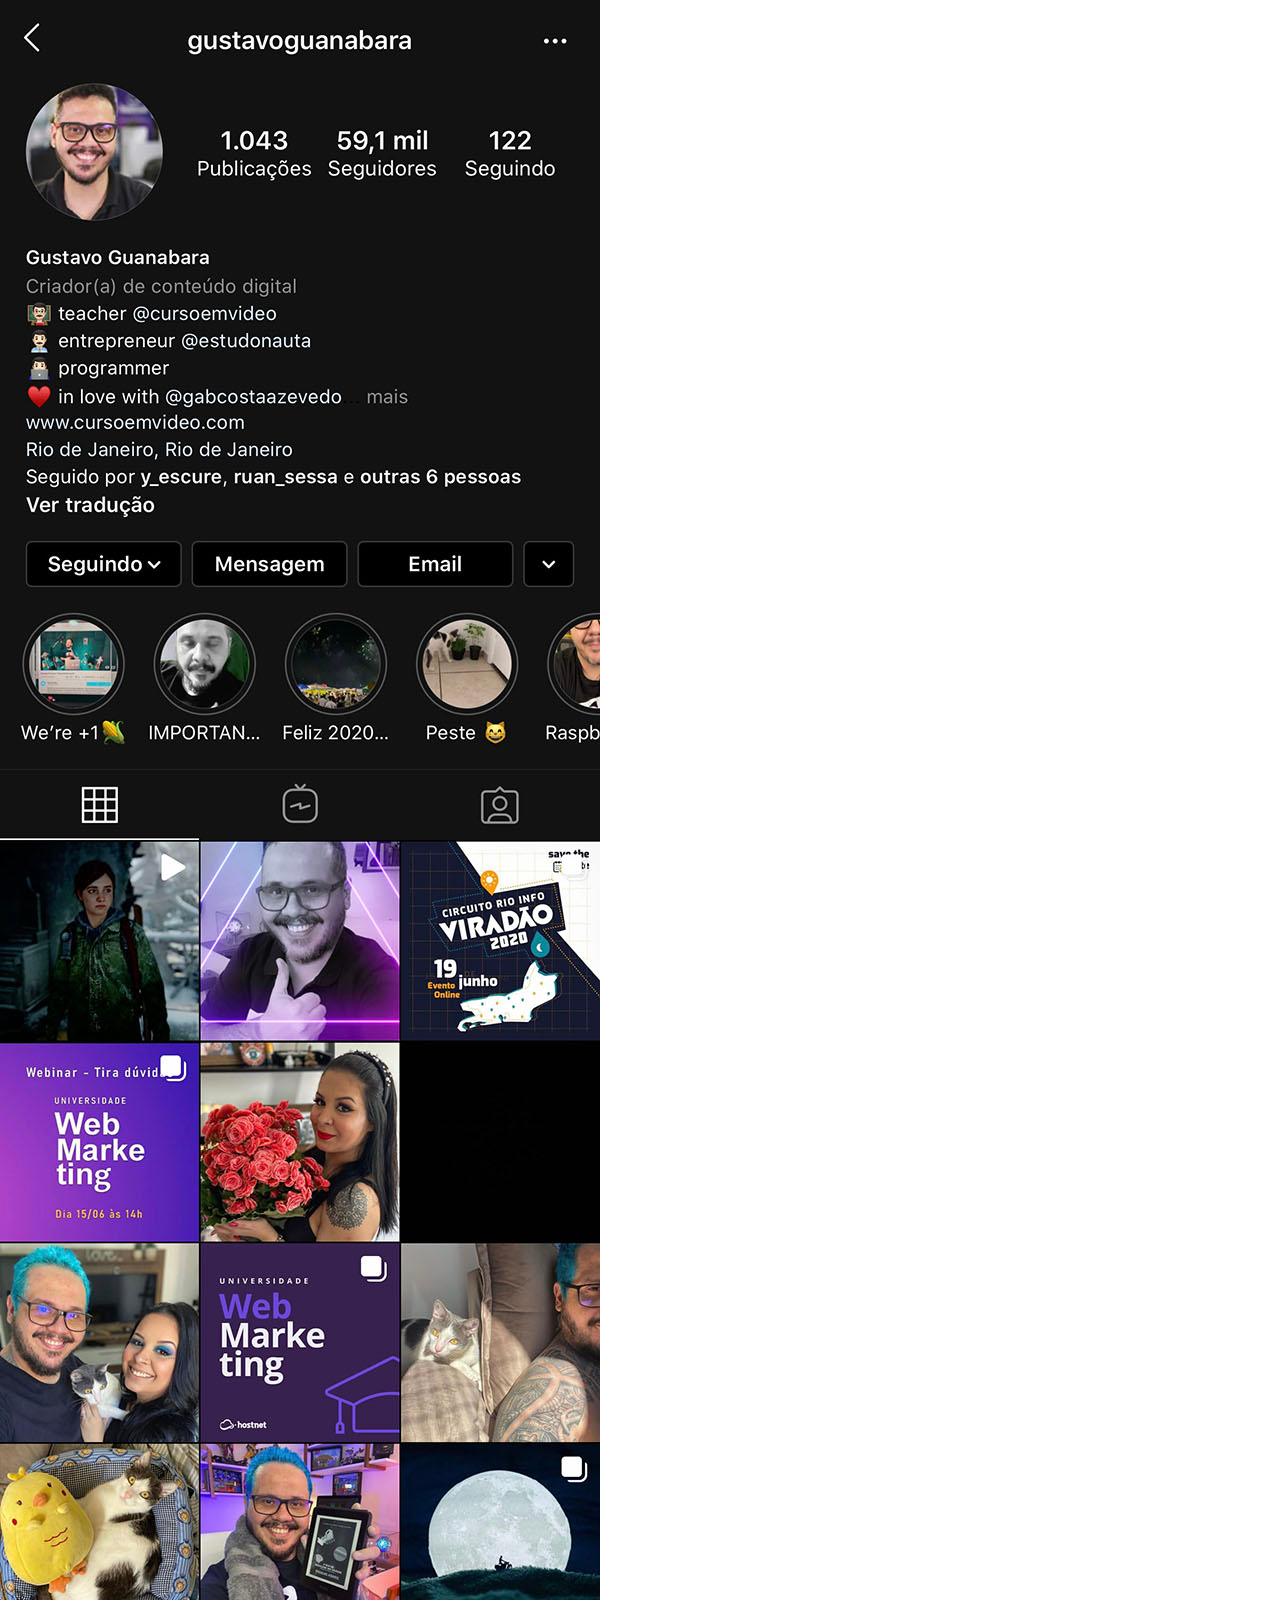
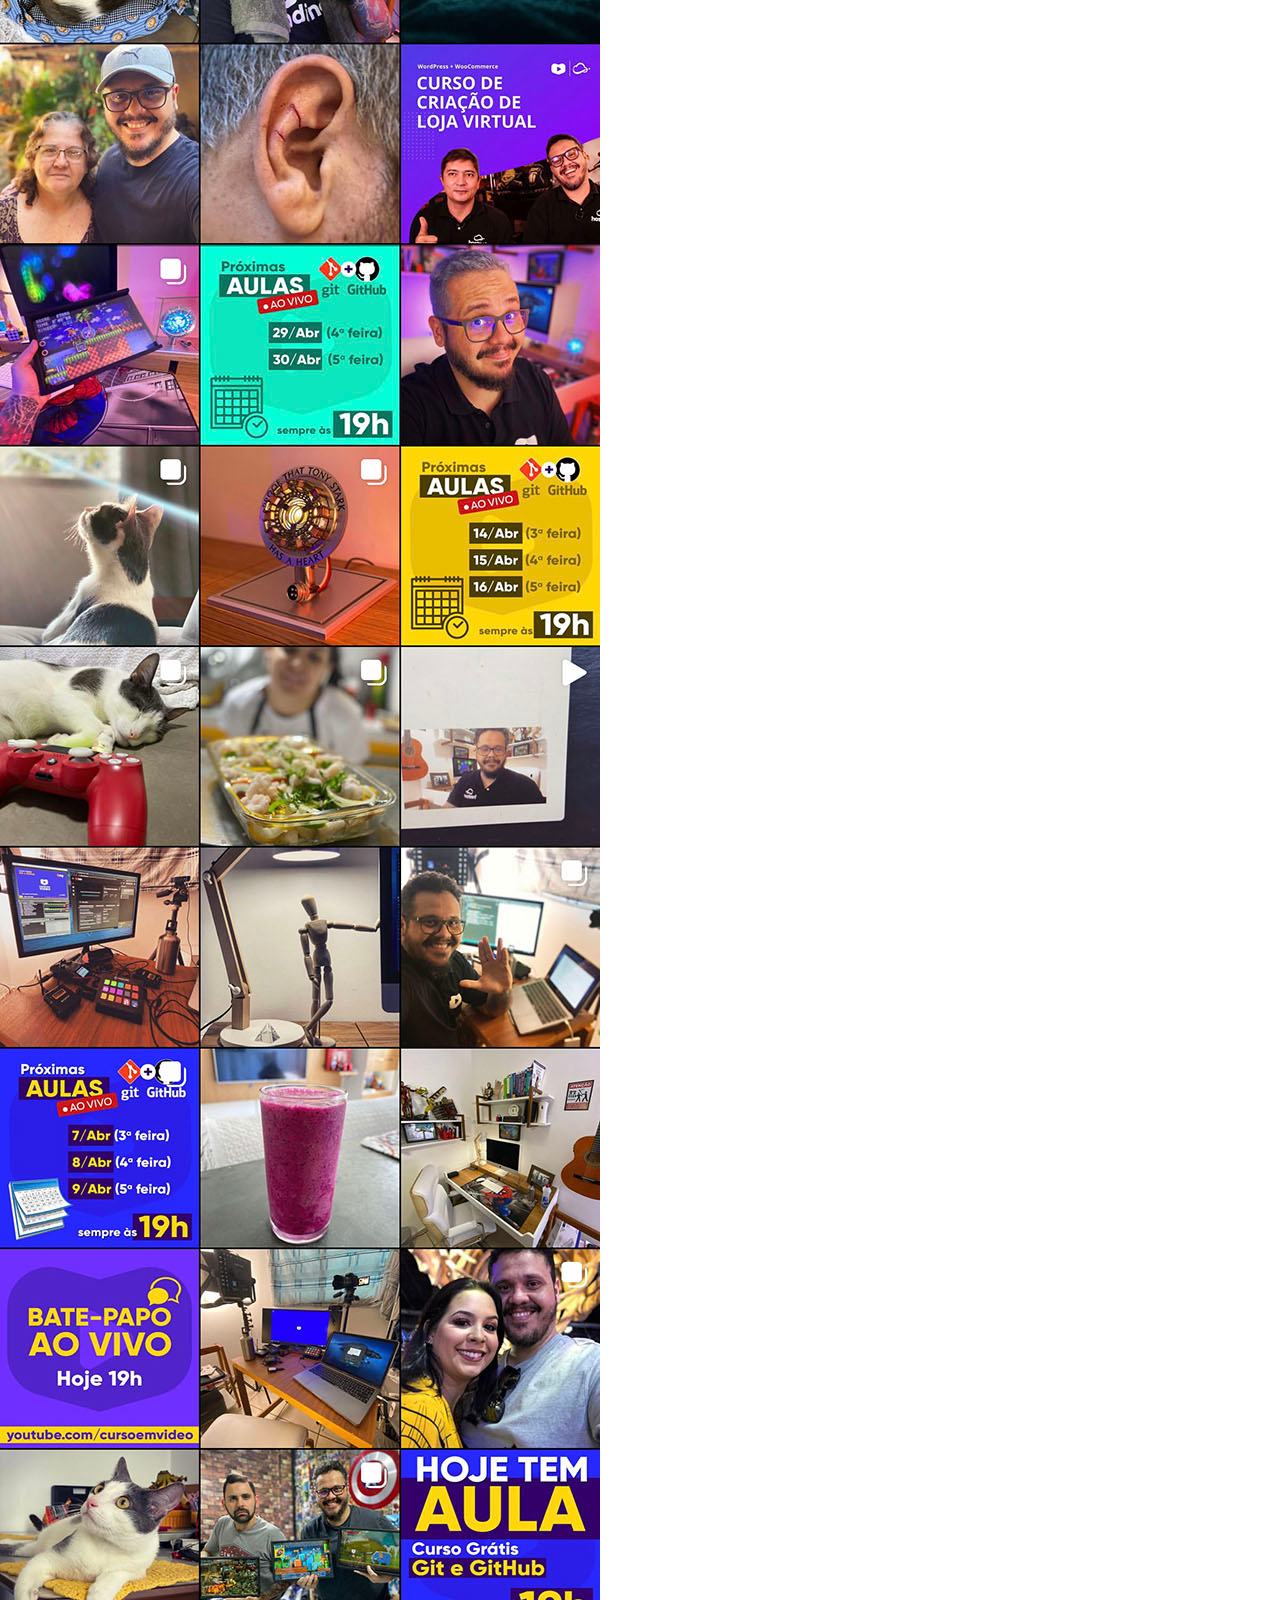
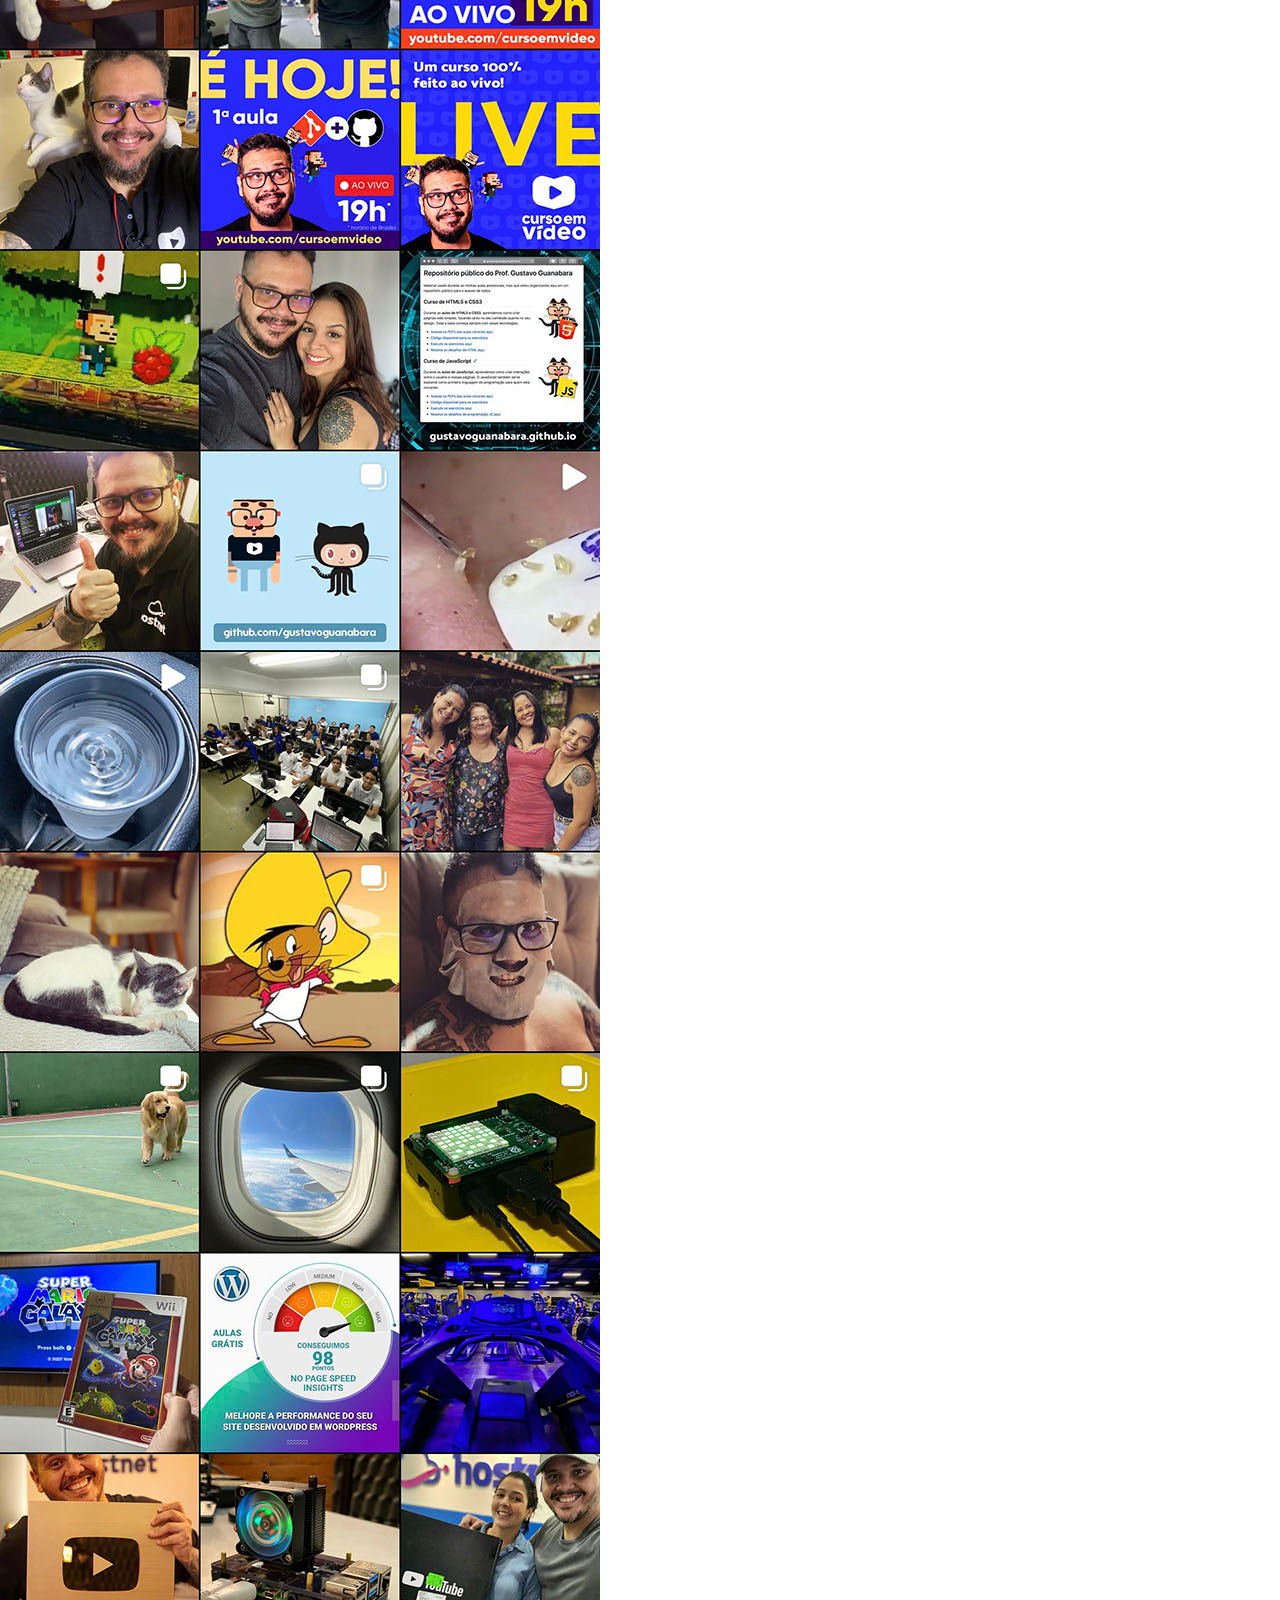
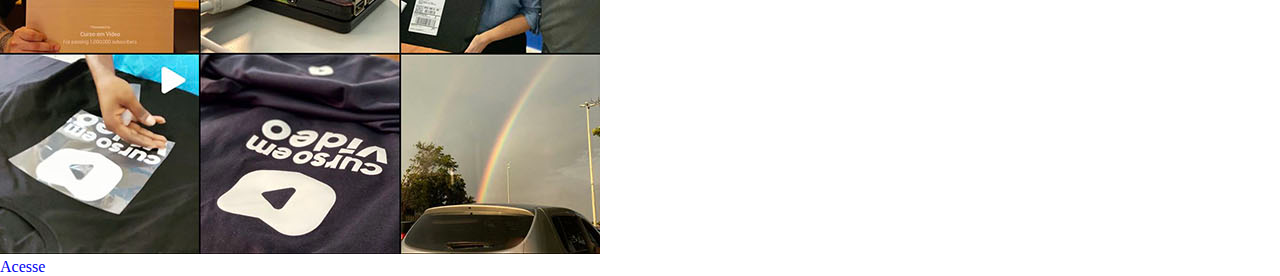
<file: pages/tela-instagram.html>
<!DOCTYPE html>
<html lang="pt-br">
<head>
    <meta charset="UTF-8">
    <meta name="viewport" content="width=device-width, initial-scale=1.0">
    <title>Tela Instagram</title>
    <link rel="stylesheet" href="../style/style.css">
</head>
<body>
    <img class="exibir-imagem-pagina" src="../images/tela-instagram.jpg" alt="">
    <a href="https://www.instagram.com/gustavoguanabara/" rel="external" target="_blank"><div class="acessar-rede" ><p>Acesse</p></div></a>
</body>
</html>
</file>
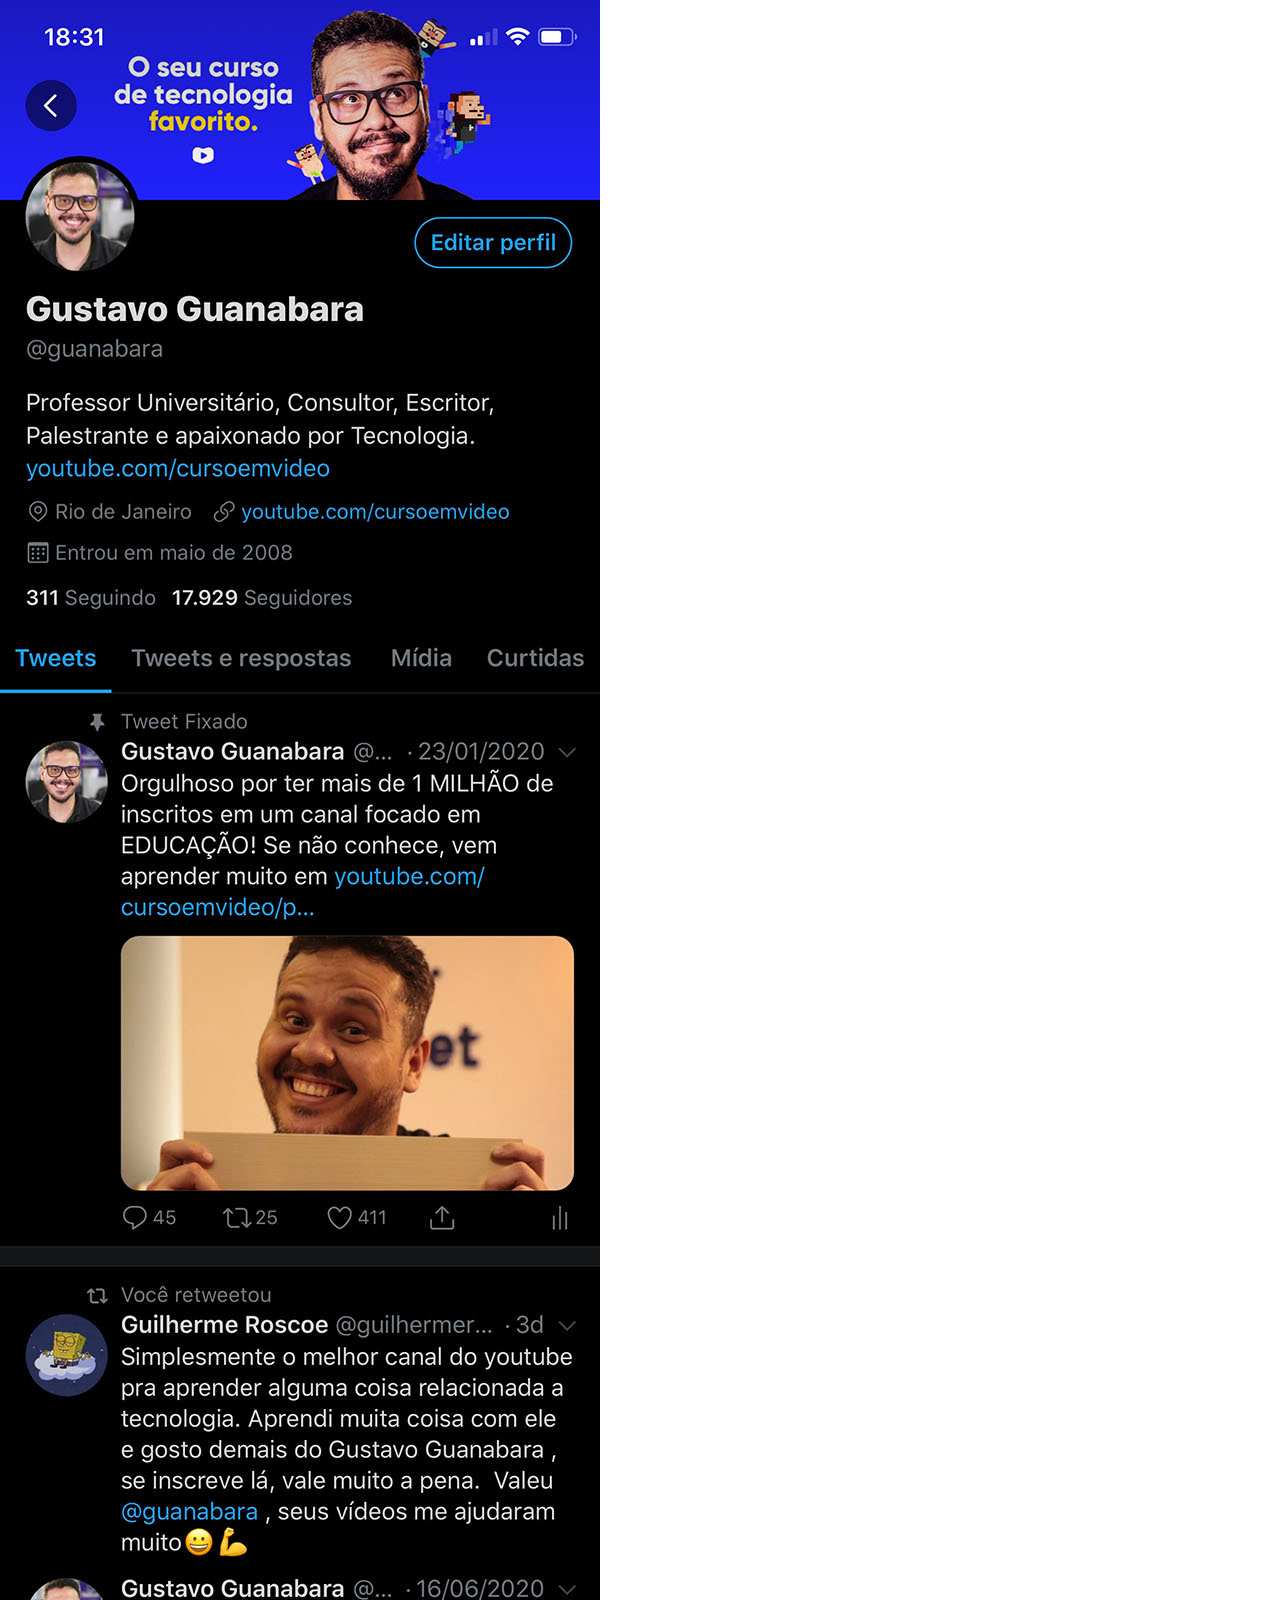
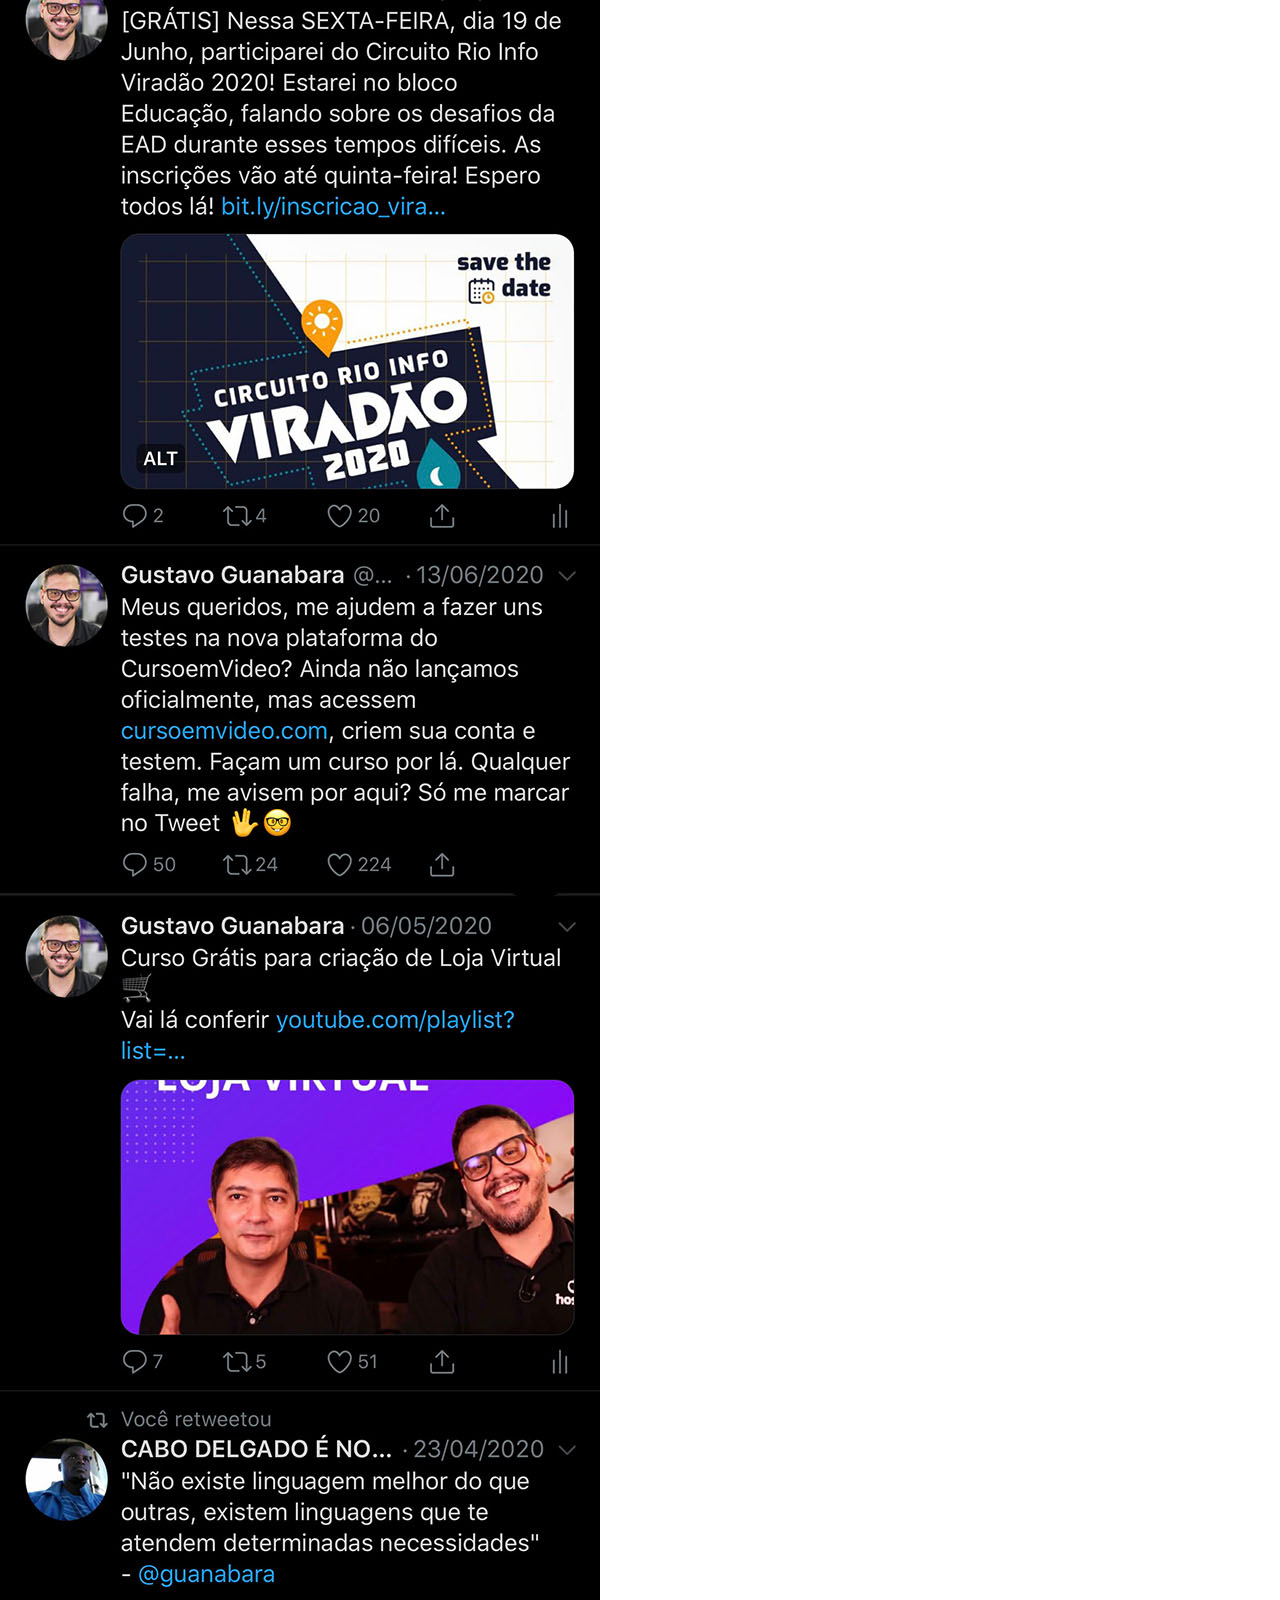
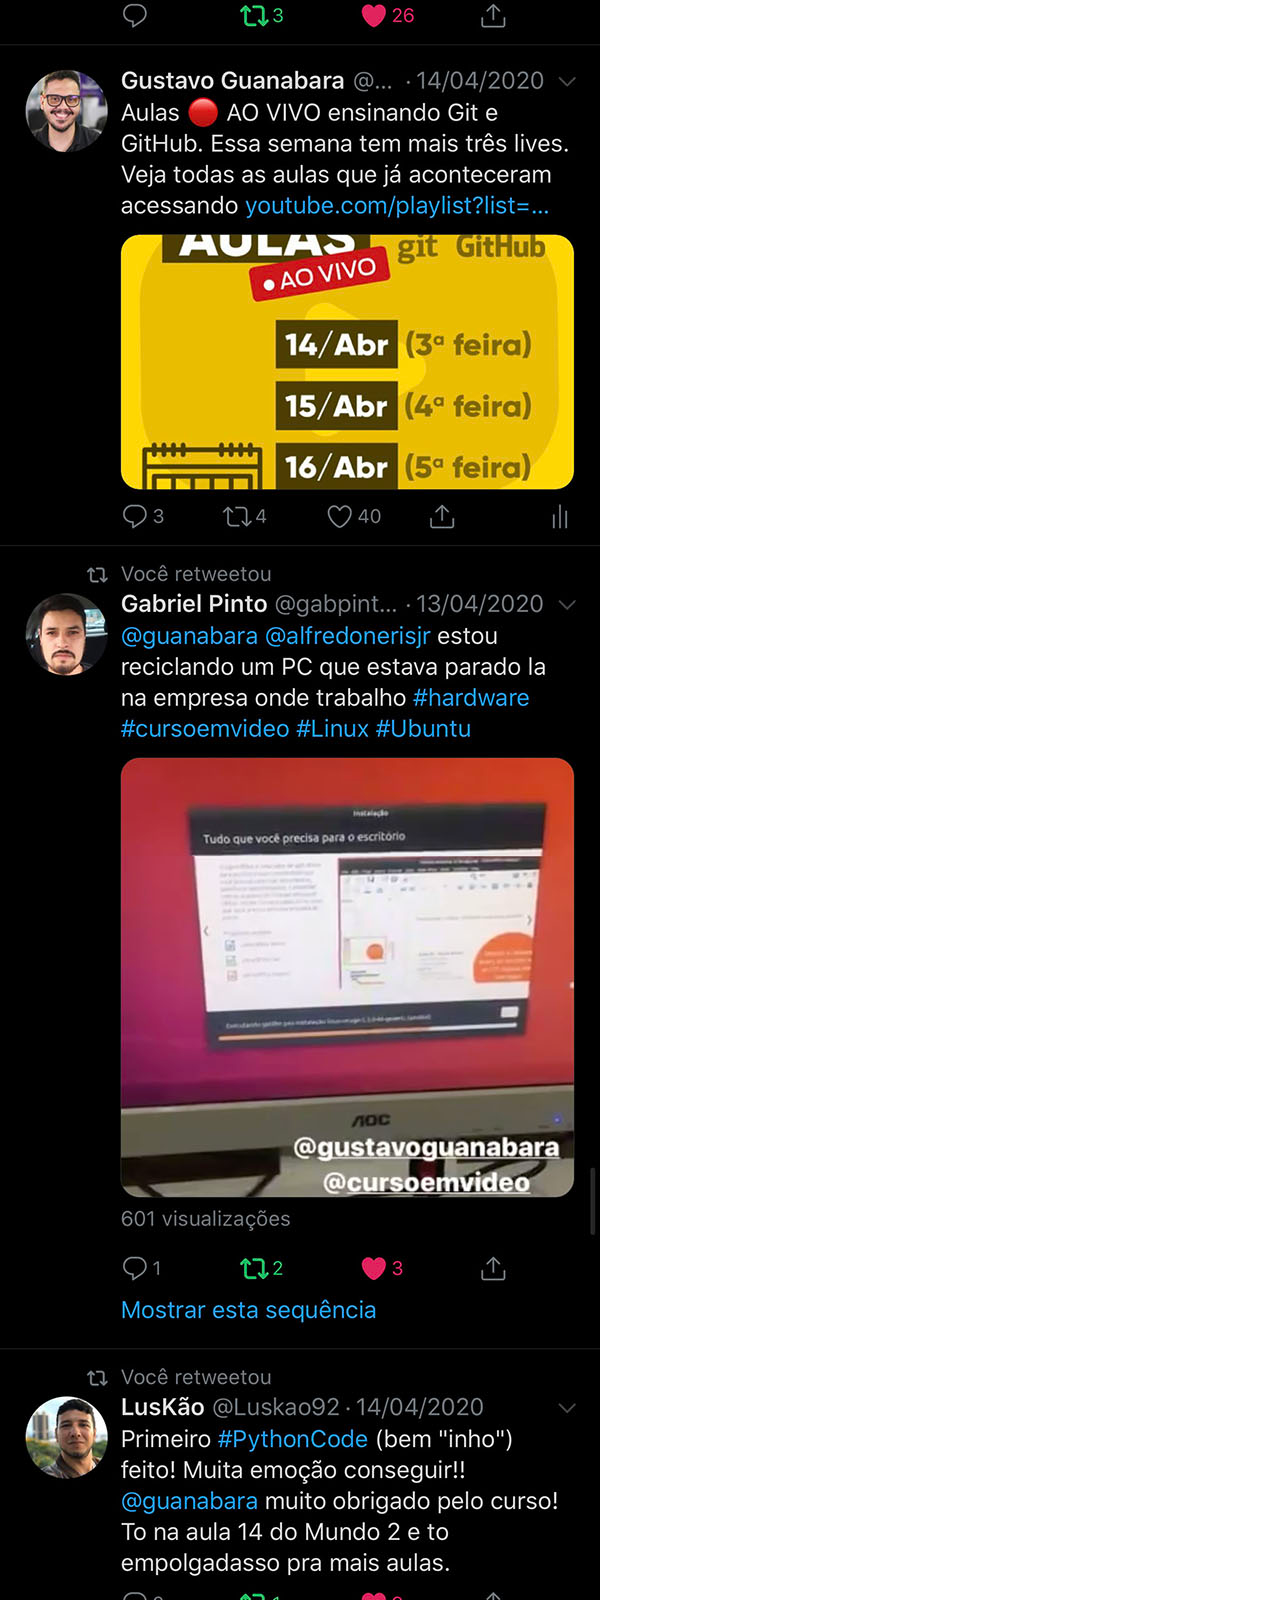
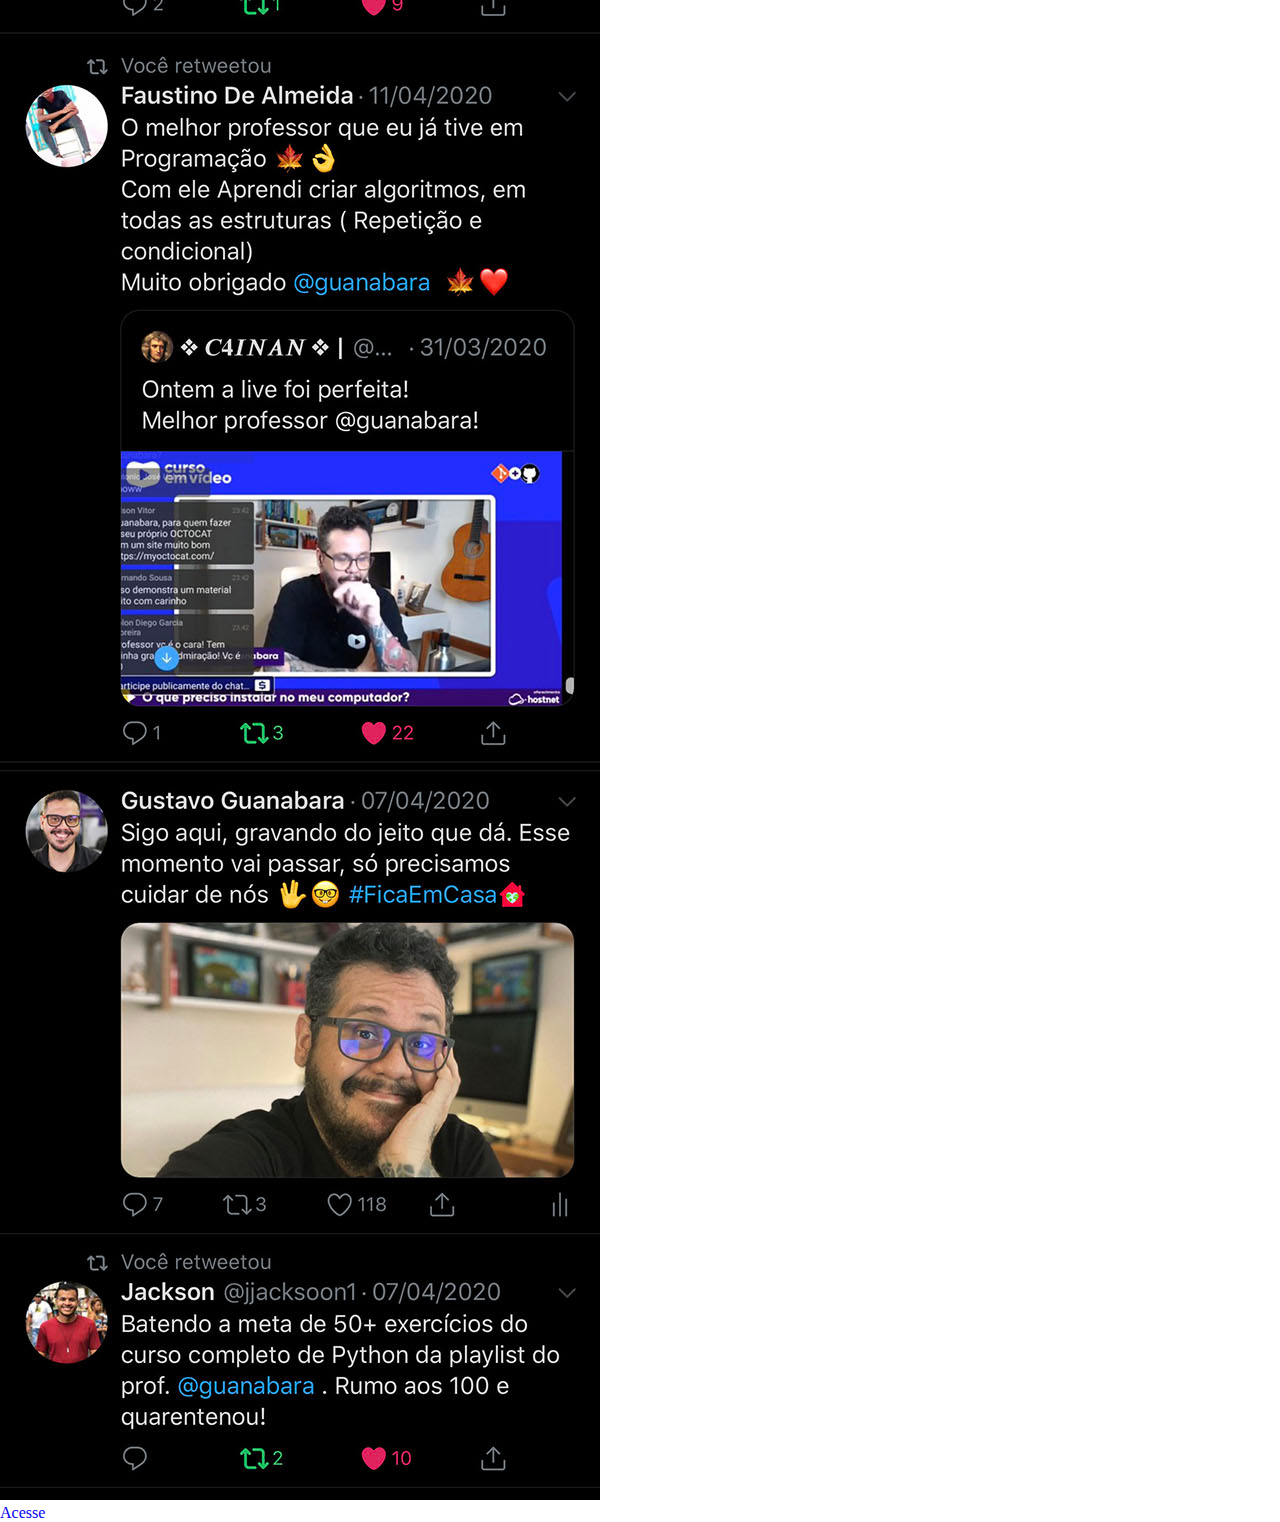
<file: pages/tela-twitter.html>
<!DOCTYPE html>
<html lang="pt-br">
<head>
    <meta charset="UTF-8">
    <meta name="viewport" content="width=device-width, initial-scale=1.0">
    <title>Tela Twitter</title>
    <link rel="stylesheet" href="../style/style.css">
</head>
<body>
    <img class="exibir-imagem-pagina" src="../images/tela-twitter.jpg" alt="">
    <a href="https://twitter.com/guanabara" rel="external" target="_blank"><div class="acessar-rede" ><p>Acesse</p></div></a>
</body>
</html>
</file>
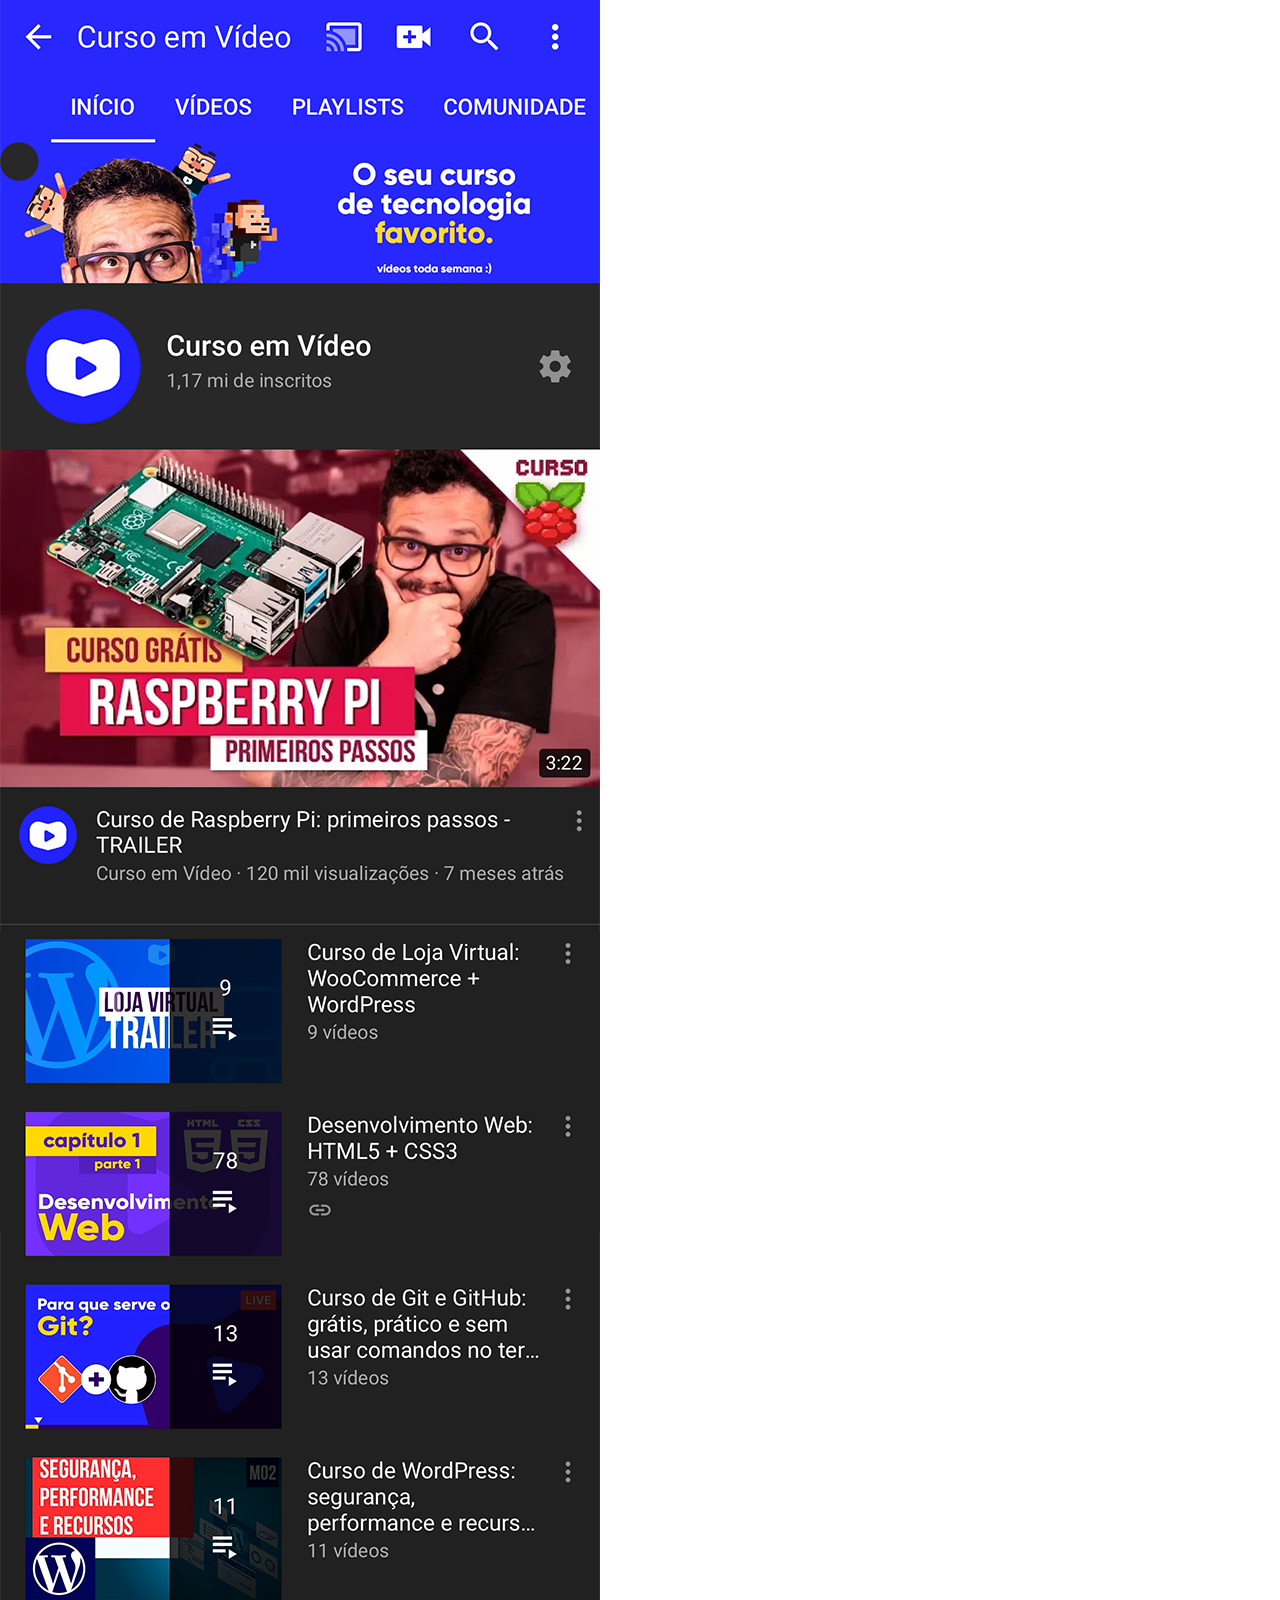
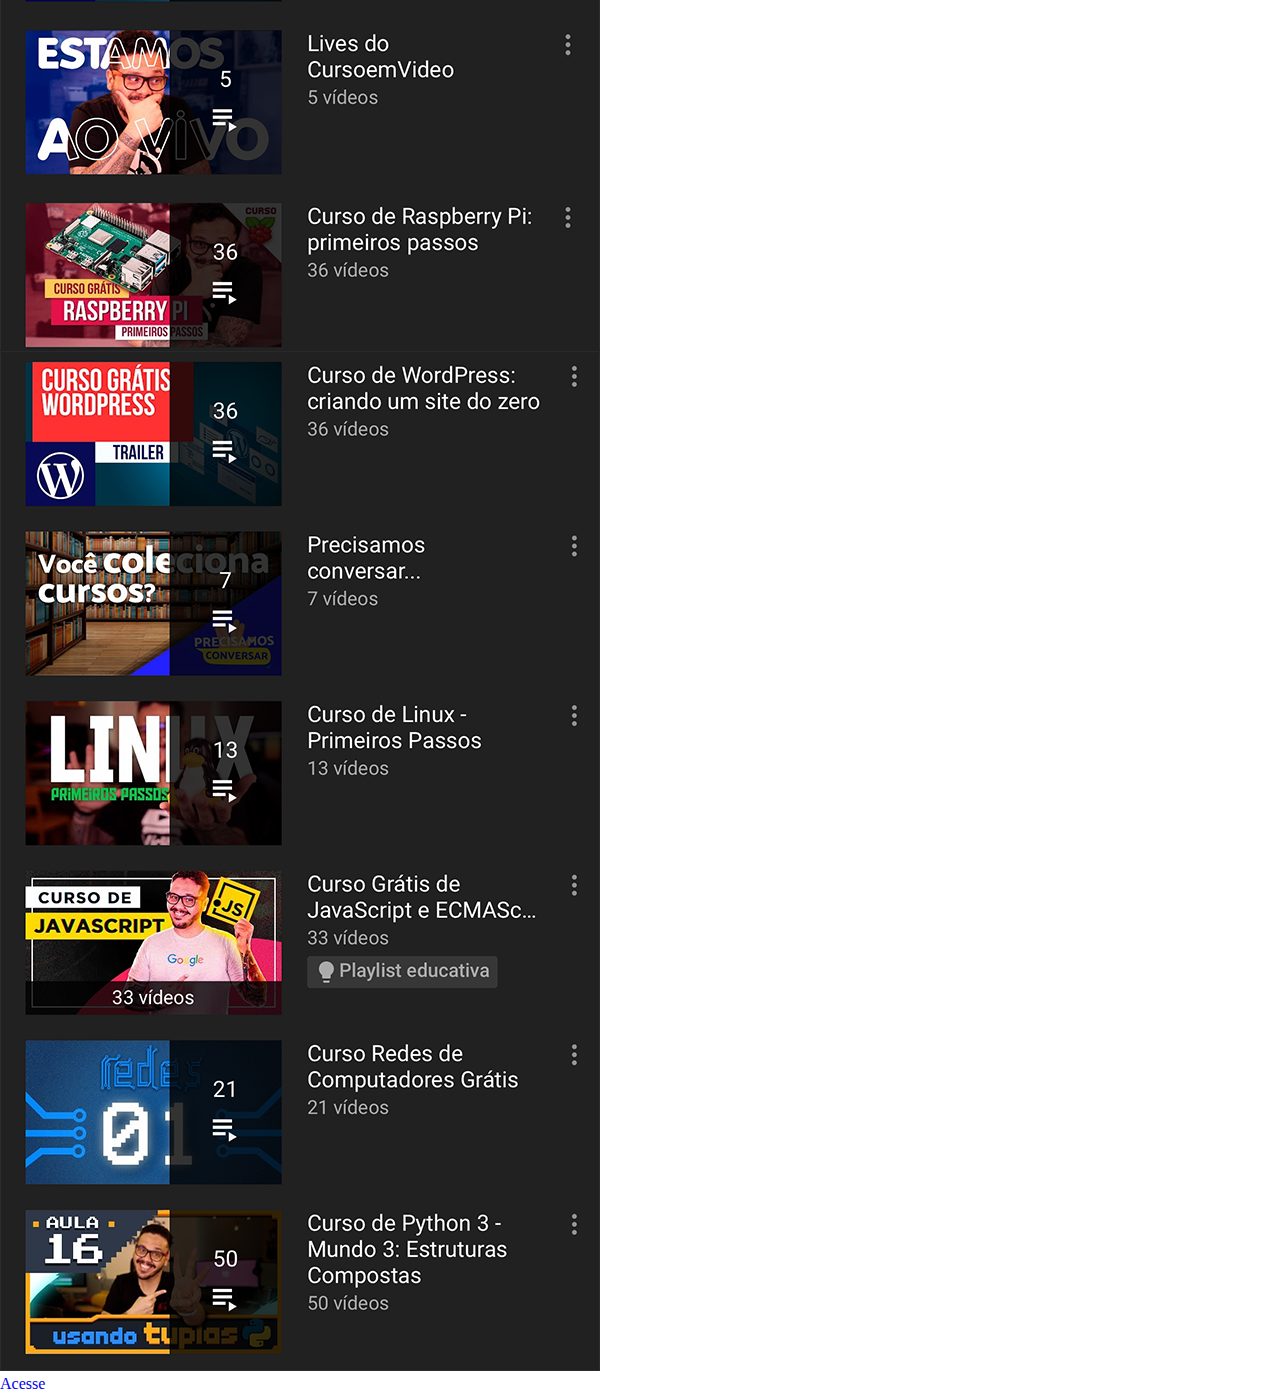
<file: pages/tela-youtube.html>
<!DOCTYPE html>
<html lang="pt-br">
<head>
    <meta charset="UTF-8">
    <meta name="viewport" content="width=device-width, initial-scale=1.0">
    <title>Tela YouTube</title>
    <link rel="stylesheet" href="../style/style.css">
</head>
<body>
    <img class="exibir-imagem-pagina" src="../images/tela-youtube.png" alt="">
    <a href="https://www.youtube.com/@CursoemVideo" rel="external" target="_blank"><div class="acessar-rede" ><p>Acesse</p></div></a>
</body>
</html>
</file>
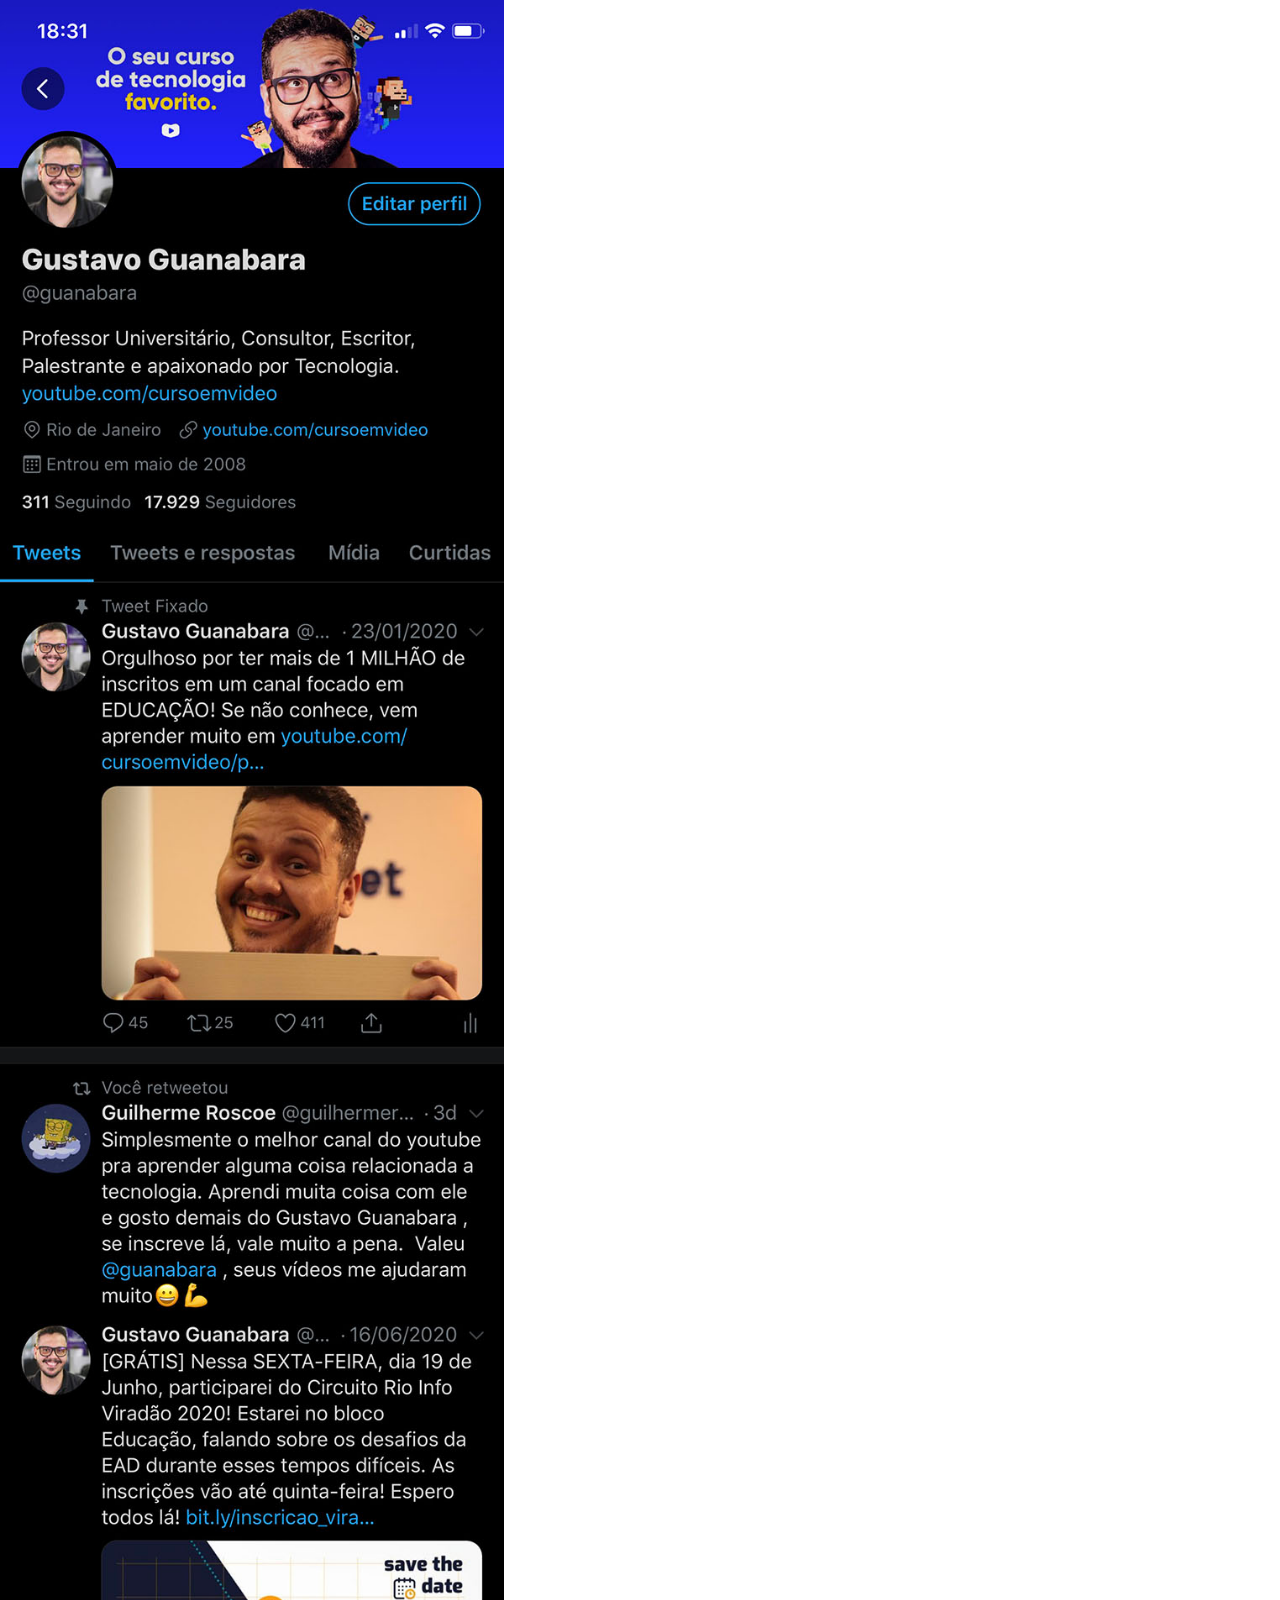
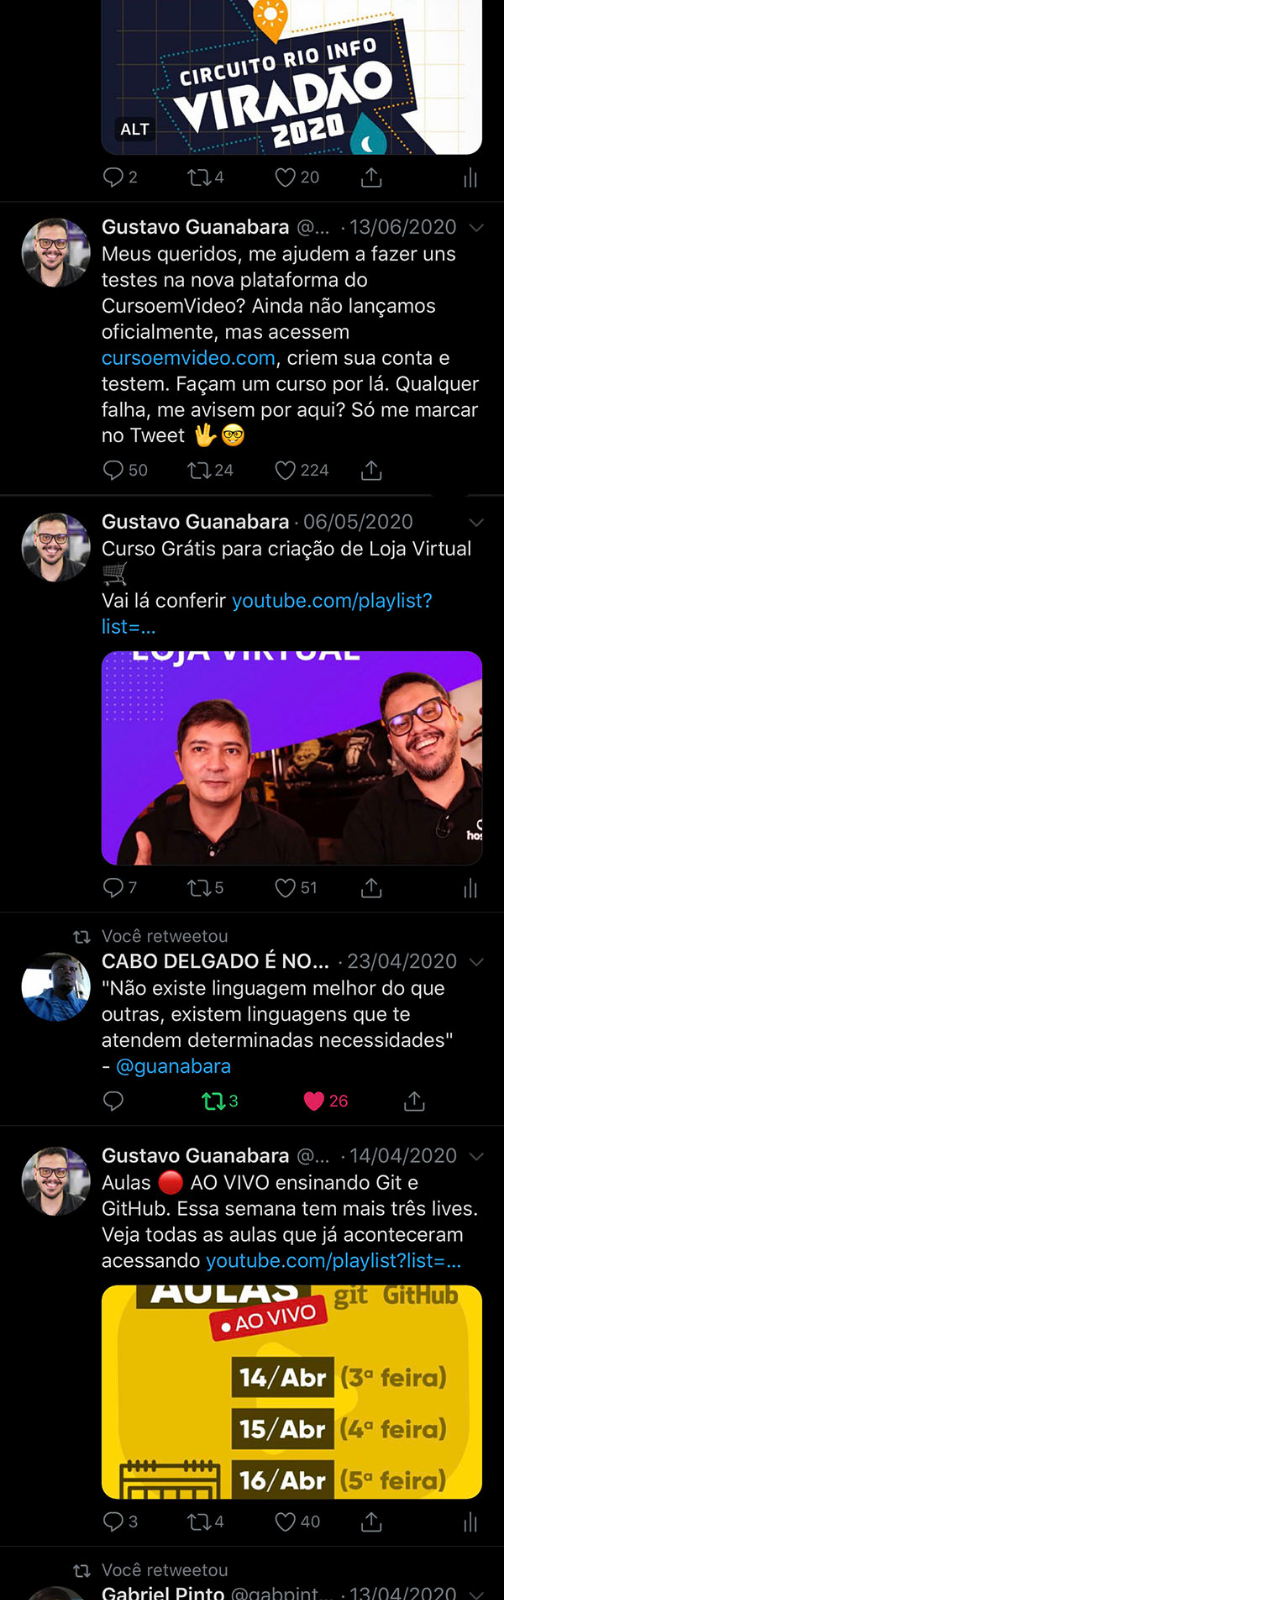
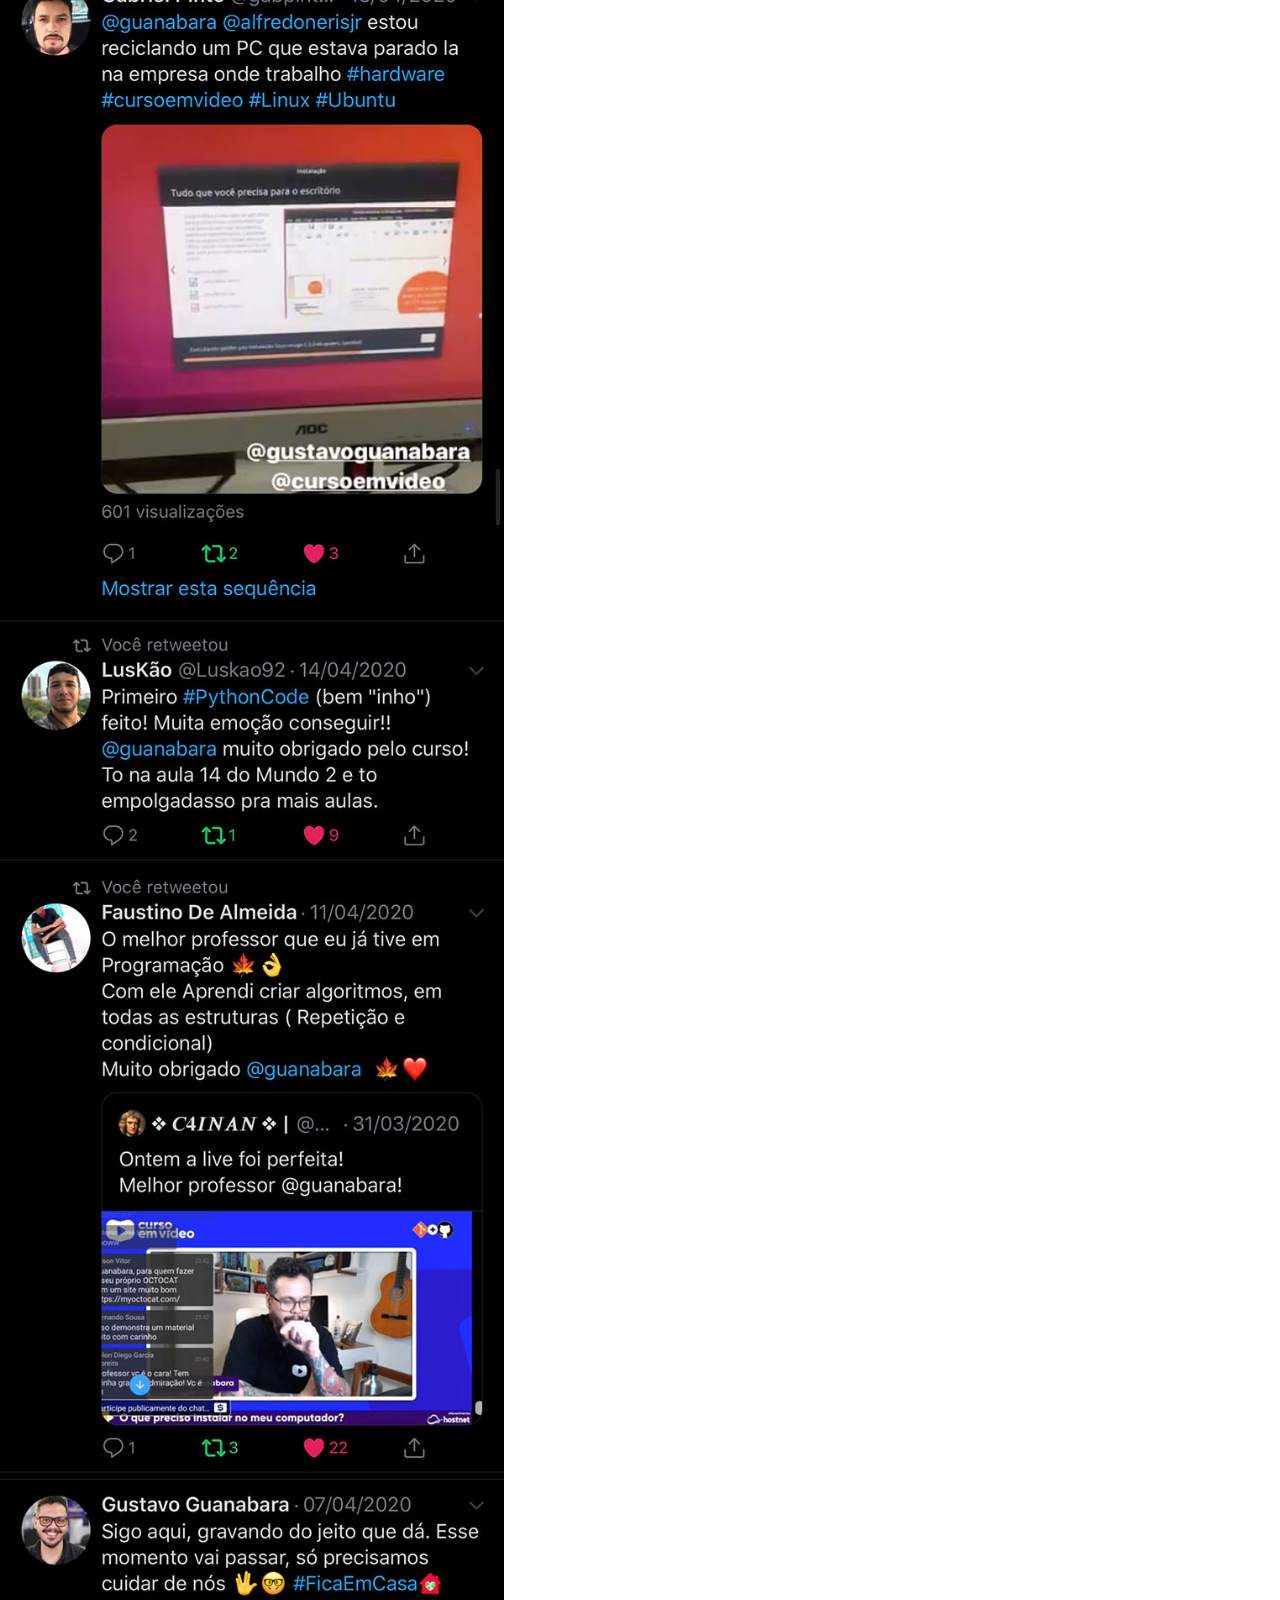
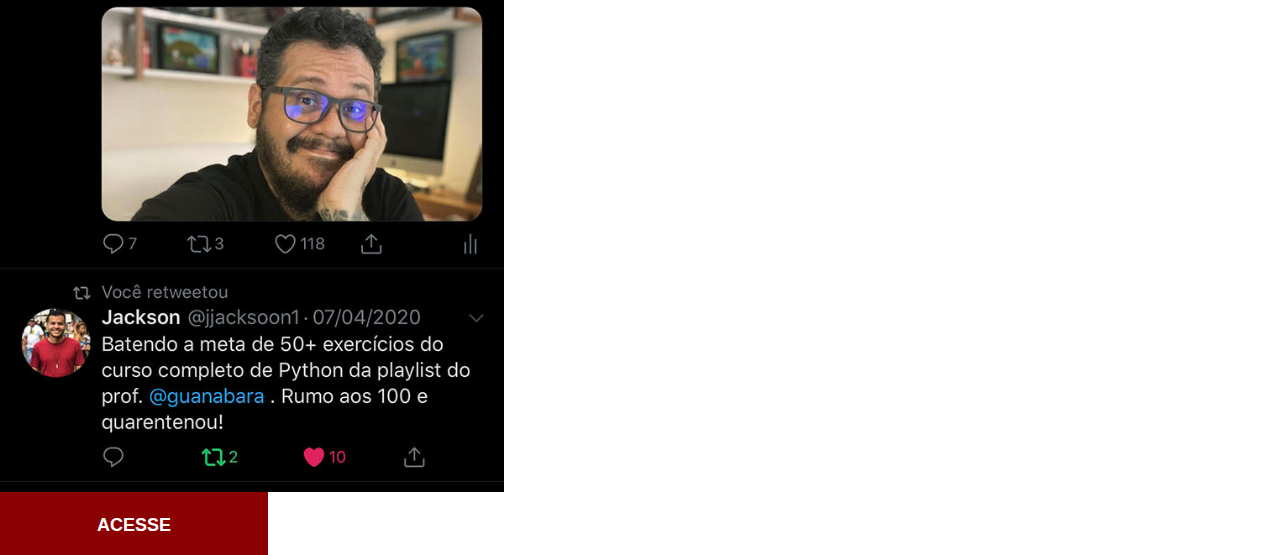
<file: pages/twitter.html>
<!DOCTYPE html>
<html lang="pt-br">
<head>
    <meta charset="UTF-8">
    <meta name="viewport" content="width=device-width, initial-scale=1.0">
    <title>Tela Twitter</title>
    <link rel="stylesheet" href="../style/style.css">
</head>
<body>
    <main>
        <img class="imagem-rede" src="../images/tela-twitter.jpg" alt="Tela Twitter">
        <a href="https://twitter.com/guanabara" rel="external" target="_blank"><div class="botao-acessar-rede"><p>Acesse</p></div></a>
    </main>
</body>
</html>
</file>
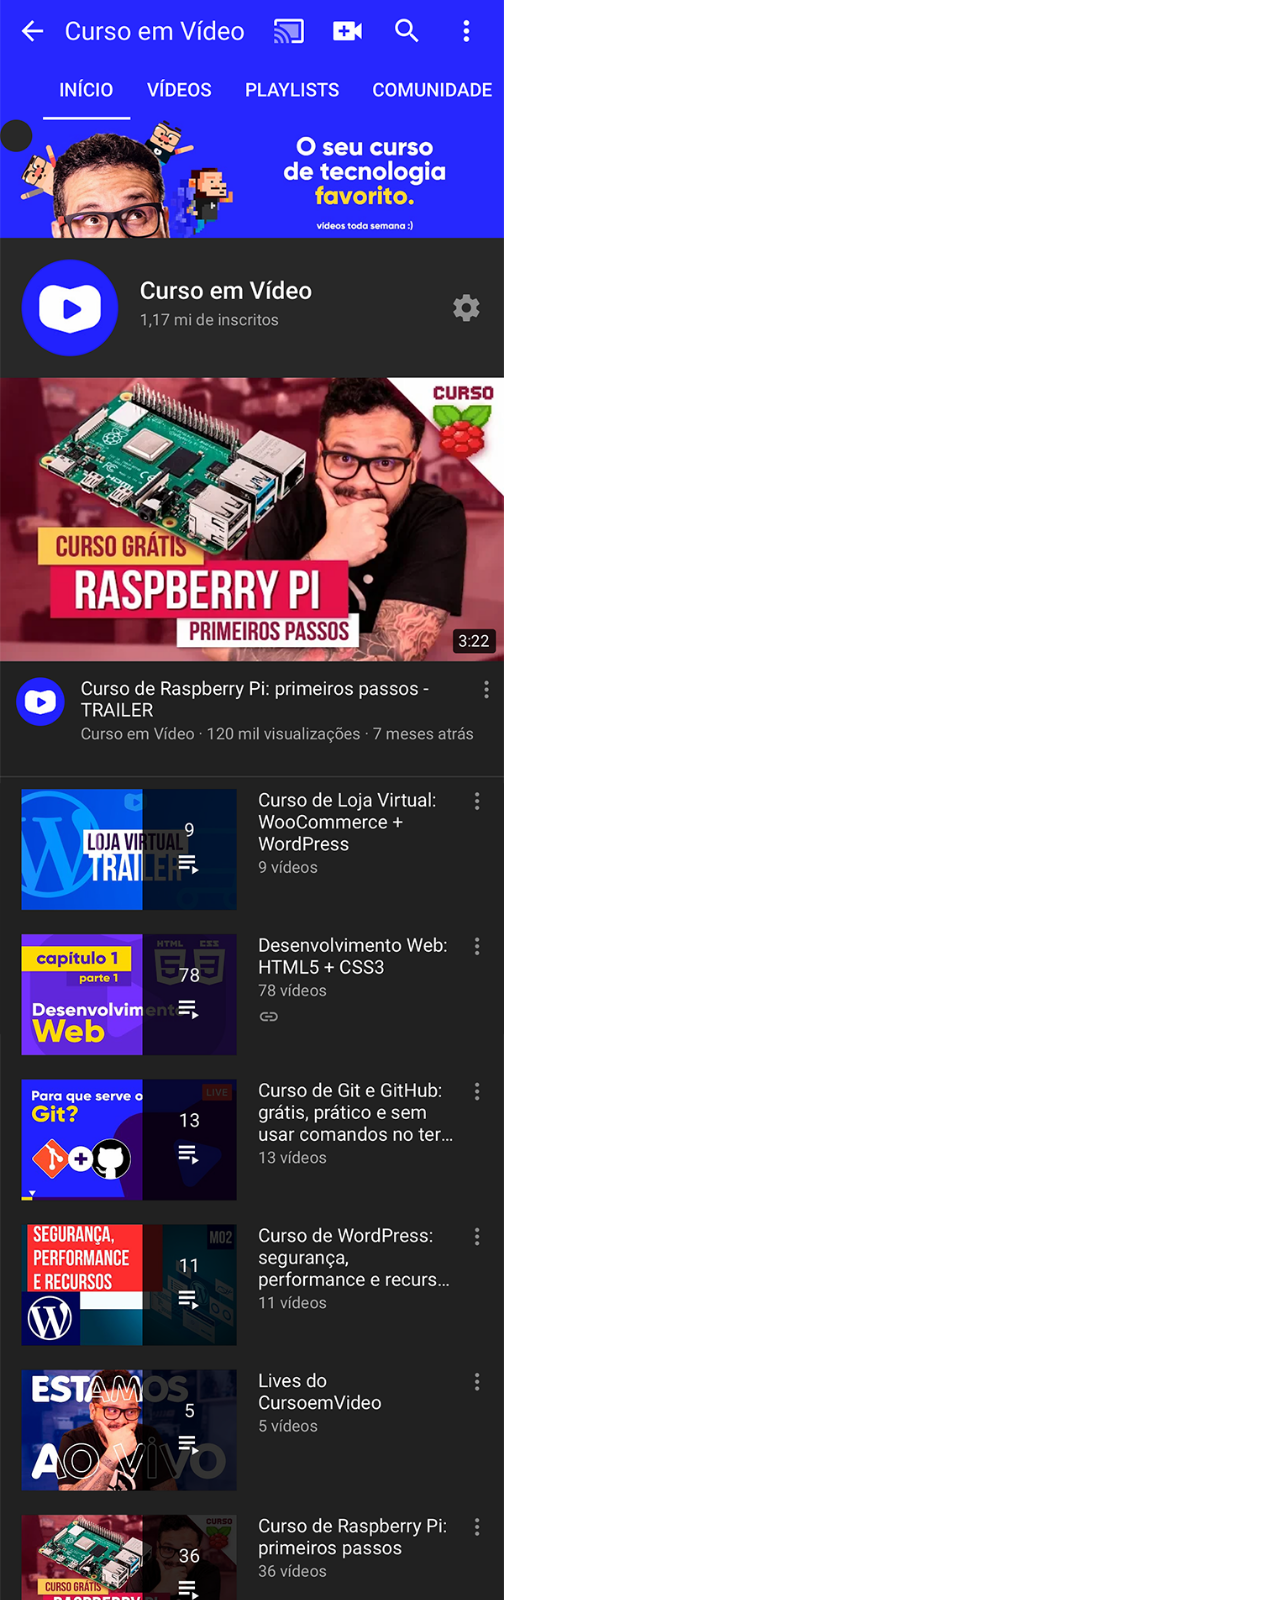
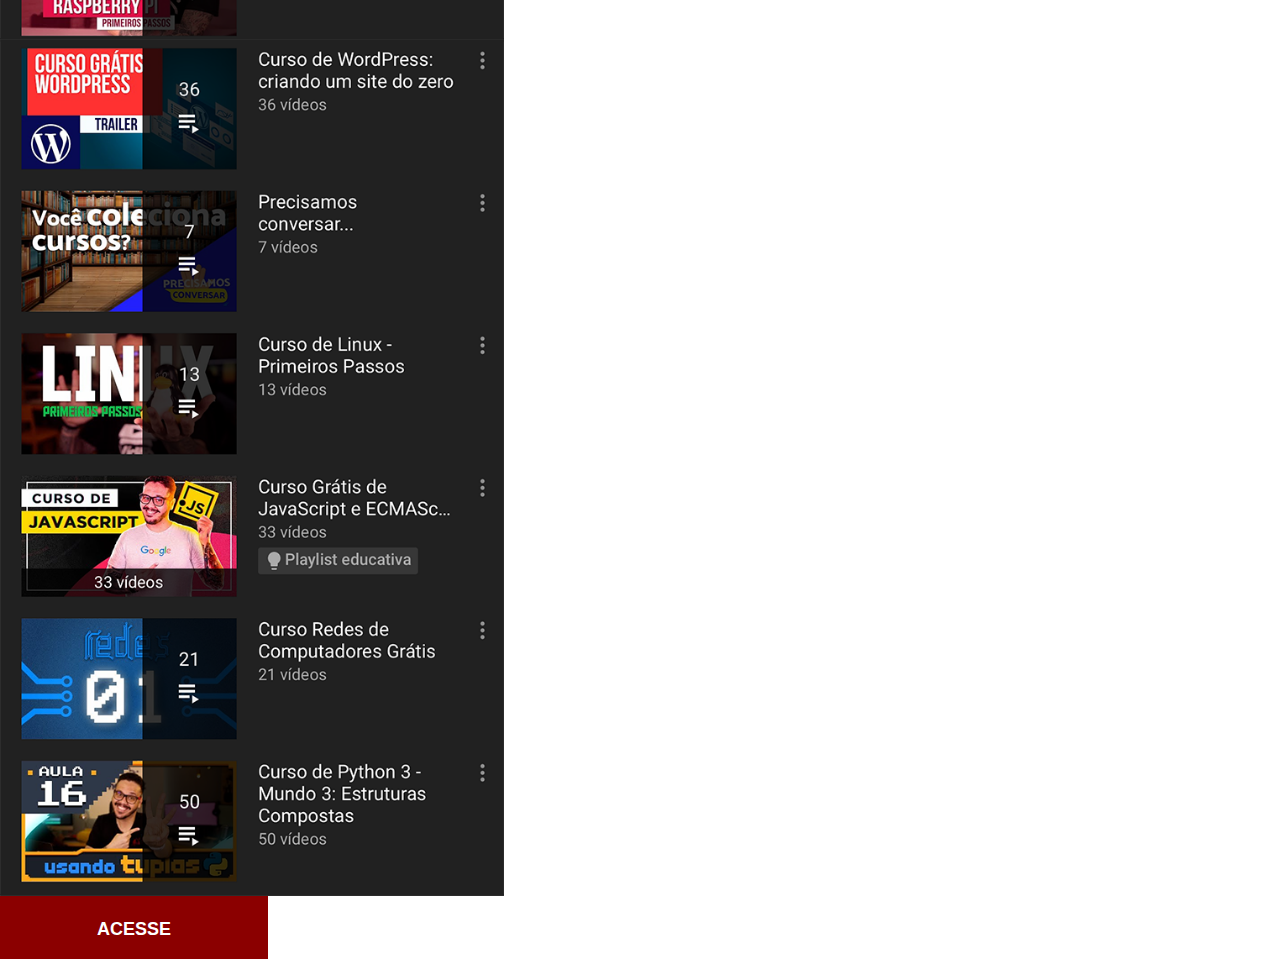
<file: pages/youtube.html>
<!DOCTYPE html>
<html lang="pt-br">
<head>
    <meta charset="UTF-8">
    <meta name="viewport" content="width=device-width, initial-scale=1.0">
    <title>Tela YouTube</title>
    <link rel="stylesheet" href="../style/style.css">
</head>
<body>
    <main>
        <img class="imagem-rede" src="../images/tela-youtube.png" alt="Tela YouTube">
        <a href="https://www.youtube.com/@CursoemVideo" rel="external" target="_blank"><div class="botao-acessar-rede"><p>Acesse</p></div></a>
    </main>
</body>
</html>
</file>
<file: style/style.css>
@charset "UTF-8";

* {
    padding: 0;
    margin: 0;
}

#corpo-index {
    background: #928268 url('../images/fundo-madeira.jpg') no-repeat center center fixed;
    background-size: cover;
}

#celular-container {
    position: relative;
    height: 500px;
}

#celular-conteudo {
    position: absolute;
    width: auto;
    left: 50%;
    top: 75%;
    transform: translate(-50%, -50%);
    overflow: hidden;
}

#frame-container {
    position: relative;
    width: 271px;
    bottom: 550px;
    left: 20px;
}

#frame-conteudo {
    display: block;
    position: absolute;
    width: 155%;
    max-height: 478px;
}

#botoes-redes-container {
    position: relative;
    margin-top: 10px;
}

#botoes-redes-conteudo {
    position: relative;
    width: 55px;
    height: 230px;
    float: right;
    top: -500px;
    margin-right: 10px;
}

a > img {
    width: 100%;
    margin-bottom: 20px;
    border-radius: 50%;
}

a > img:hover {
    box-shadow: 1px 1px 2px 1px rgba(0, 0, 0, 0.5);
    border: 1px solid #EBFA89;
    transition: 1.5s;
}

.imagem-rede {
    width: 56vh;
    display: block;
}

.botao-acessar-rede {
    text-transform: uppercase;
    text-align: center;
    padding-top: 23px;
    font: normal normal bold 18px Arial, Helvetica, sans-serif;
    color: #FFFFFF;
    width: 268px;
    height: 40px;
    background: #8B0000;
}

.botao-acessar-rede:hover {
    background: #FF0000;
}

a:link {
    text-decoration: none;
}

a:visited {
    text-decoration: none;
}
</file>
